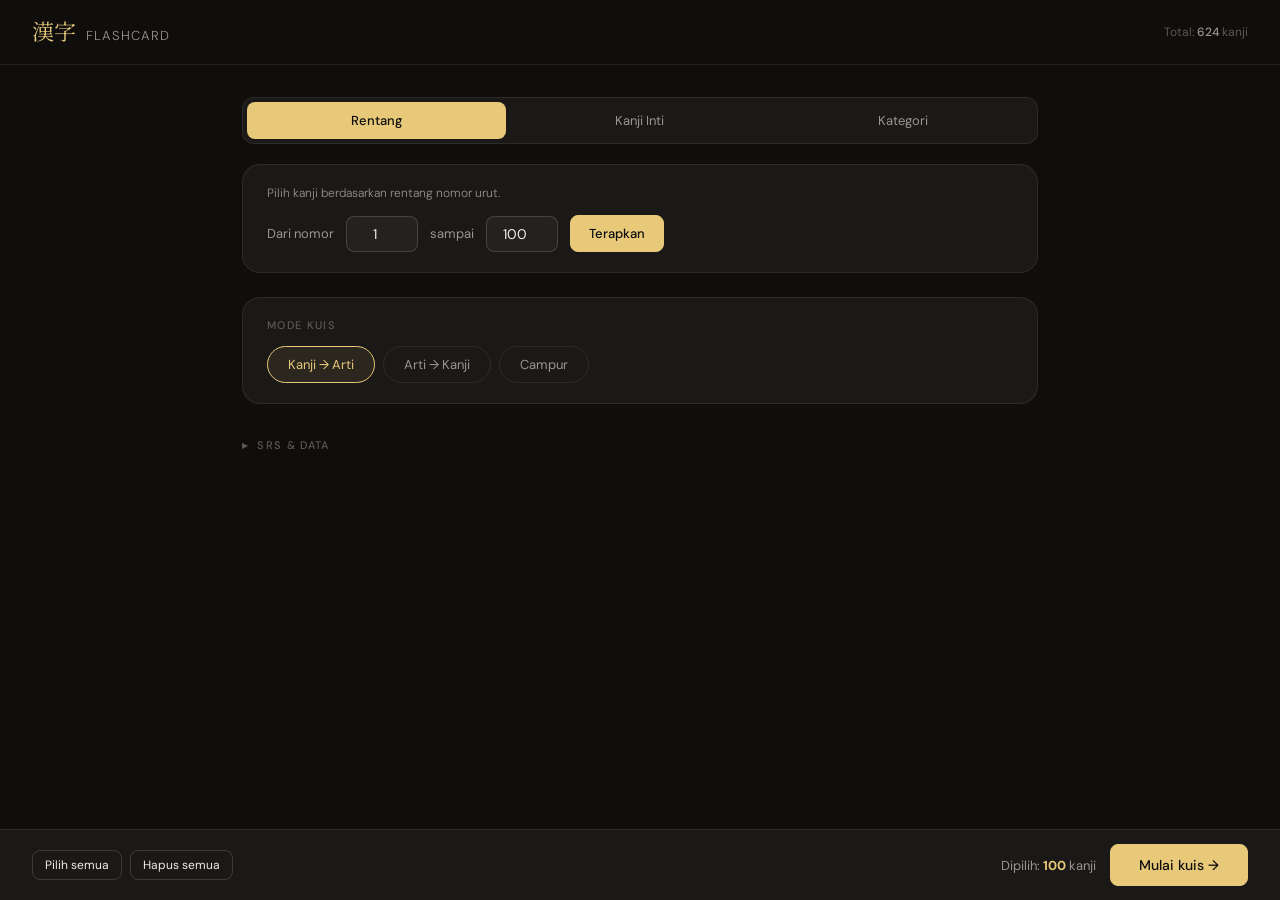
<file: index.html>
<!DOCTYPE html>
<html lang="id">
<head>
<meta charset="UTF-8">
<meta name="viewport" content="width=device-width, initial-scale=1.0">
<title>漢字カード — Kanji Flashcard</title>
<link href="https://fonts.googleapis.com/css2?family=Noto+Serif+JP:wght@400;700&family=DM+Sans:wght@300;400;500&display=swap" rel="stylesheet">
<link rel="stylesheet" href="css/styles.css">
</head>
<body>

<!-- ═══════════════ HEADER ═══════════════ -->
<header role="banner">
  <div class="logo">
    <span class="logo-kanji" aria-hidden="true">漢字</span>
    <span class="logo-text">Flashcard</span>
  </div>
  <div class="header-stats" aria-label="Statistik total">
    <div class="header-stat">Total: <span id="header-total">0</span> kanji</div>
  </div>
</header>

<!-- ═══════════════ SCREEN: SELECT ═══════════════ -->
<main id="screen-select" class="screen active" role="main" aria-label="Pilih kanji">

  <!-- Tab Navigation -->
  <nav class="tab-nav" role="tablist" aria-label="Metode pemilihan kanji">
    <button class="tab-btn active" id="tab-btn-range" role="tab" aria-selected="true" aria-controls="tab-range" data-tab="range">Rentang</button>
    <button class="tab-btn" id="tab-btn-core" role="tab" aria-selected="false" aria-controls="tab-core" data-tab="core">Kanji Inti</button>
    <button class="tab-btn" id="tab-btn-category" role="tab" aria-selected="false" aria-controls="tab-category" data-tab="category">Kategori</button>

  </nav>

  <!-- Tab Content: Rentang Nomor -->
  <div class="tab-content active" id="tab-range" role="tabpanel" aria-labelledby="tab-btn-range">
    <div class="panel" role="group">
      <p class="section-desc">Pilih kanji berdasarkan rentang nomor urut.</p>
      <div class="range-row">
        <label for="range-from">Dari nomor</label>
        <input type="number" class="num-input" id="range-from" min="1" max="528" value="1" aria-describedby="range-error">
        <label for="range-to">sampai</label>
        <input type="number" class="num-input" id="range-to" min="1" max="528" value="100" aria-describedby="range-error">
        <button class="btn btn-accent" id="btn-apply-range" aria-label="Terapkan rentang">Terapkan</button>
      </div>
      <div class="range-error" id="range-error" role="alert"></div>
    </div>
  </div>

  <!-- Tab Content: Kanji Inti -->
  <div class="tab-content" id="tab-core" role="tabpanel" aria-labelledby="tab-btn-core">
    <div class="panel" role="group">
      <p class="section-desc">Pilih kanji inti, otomatis semua turunannya ikut di-test.</p>
      <div class="core-kanji-grid" id="core-kanji-grid" role="group"></div>
      <div class="core-info" id="core-info" aria-live="polite"></div>
    </div>
  </div>

  <!-- Tab Content: Kategori Tematik -->
  <div class="tab-content" id="tab-category" role="tabpanel" aria-labelledby="tab-btn-category">
    <div class="panel" role="group">
      <p class="section-desc">Pilih berdasarkan tema kategori.</p>
      <div class="chips" id="cat-chips" role="group"></div>
    </div>
  </div>



  <!-- Mode Kuis (selalu terlihat) -->
  <div class="select-options">
    <div class="panel" role="radiogroup" aria-label="Mode kuis">
      <p class="section-title" id="mode-label">Mode kuis</p>
      <div class="mode-group">
        <button class="mode-btn on" id="mode-k2a" role="radio" aria-checked="true" data-mode="k2a">Kanji &rarr; Arti</button>
        <button class="mode-btn" id="mode-a2k" role="radio" aria-checked="false" data-mode="a2k">Arti &rarr; Kanji</button>
        <button class="mode-btn" id="mode-mix" role="radio" aria-checked="false" data-mode="mix">Campur</button>
      </div>
    </div>
  </div>

  <!-- SRS & Data (collapsible) -->
  <details class="srs-details">
    <summary class="srs-summary">SRS &amp; Data</summary>
    <div class="panel srs-panel">
      <div class="data-actions">
        <button class="btn btn-sm" id="srs-toggle-btn">SRS: Aktif</button>
        <button class="btn btn-sm" id="btn-export">Export Progress</button>
        <button class="btn btn-sm" id="btn-import-trigger">Import Progress</button>
        <input type="file" id="import-file" accept=".json" style="display:none">
        <button class="btn btn-sm" id="btn-reset">Reset Progress</button>
      </div>
    </div>
  </details>

  <!-- Sticky Footer -->
  <div class="sel-footer">
    <div class="sel-footer-left">
      <button class="btn btn-sm" id="btn-select-all">Pilih semua</button>
      <button class="btn btn-sm" id="btn-clear-all">Hapus semua</button>
    </div>
    <span class="sel-count" id="sel-count" aria-live="polite">Dipilih: <strong>100</strong> kanji</span>
    <button class="btn btn-accent btn-start" id="btn-start-quiz" aria-label="Mulai kuis">Mulai kuis &rarr;</button>
  </div>

</main>

<!-- ═══════════════ SCREEN: QUIZ ═══════════════ -->
<div id="screen-quiz" class="screen" role="region" aria-label="Kuis flashcard">

  <div class="quiz-header">
    <button class="btn btn-sm" id="btn-back-quiz" aria-label="Kembali ke pilihan">&larr; Kembali</button>
    <span class="quiz-counter" id="quiz-counter" aria-live="polite"><strong>1</strong> / 1</span>
    <button class="btn btn-sm" id="btn-shuffle" aria-label="Acak ulang kartu">Acak ulang</button>
  </div>

  <div class="progress-track" role="progressbar" aria-valuenow="0" aria-valuemin="0" aria-valuemax="100" id="progress-track">
    <div class="progress-fill" id="progress-fill"></div>
  </div>

  <div class="card-wrap" id="card-wrap">
    <div class="card" id="flashcard" tabindex="0" role="button" aria-label="Kartu flashcard, klik untuk membalik">
      <span class="card-badge" id="card-badge">Kanji &rarr; Arti</span>
      <span class="card-no" id="card-no">#1</span>
      <div class="card-main" id="card-main" aria-live="polite"></div>
      <div class="card-sub" id="card-sub"></div>
      <div class="card-answer" id="card-answer" aria-live="polite">
        <div class="card-divider" aria-hidden="true"></div>
        <div id="answer-content"></div>
      </div>
      <span class="flip-hint" id="flip-hint">klik untuk lihat jawaban &middot; spasi</span>
      <span class="srs-badge" id="srs-badge"></span>
    </div>
  </div>

  <div class="nav-row" id="nav-row">
    <button class="btn btn-nav" id="btn-prev" aria-label="Sebelumnya">&larr; Sebelumnya</button>
    <button class="btn btn-nav" id="btn-next" aria-label="Selanjutnya">Selanjutnya &rarr;</button>
  </div>

  <div class="swipe-hint" id="swipe-hint">&#8592; Geser kiri = belum tahu &middot; Geser kanan = tahu &#8594;</div>

  <div class="rating-row" id="rating-row">
    <button class="btn-rate btn-unknown" id="btn-rate-unknown" aria-label="Belum tahu">&#10005; Belum tahu</button>
    <button class="btn-rate btn-know" id="btn-rate-know" aria-label="Tahu">&#10003; Tahu</button>
  </div>

  <div class="keyboard-hints" aria-hidden="true">
    <span class="kh"><kbd class="kbd">&larr;</kbd> sebelumnya</span>
    <span class="kh"><kbd class="kbd">Space</kbd> balik kartu</span>
    <span class="kh"><kbd class="kbd">1</kbd> belum tahu</span>
    <span class="kh"><kbd class="kbd">2</kbd> tahu</span>
    <span class="kh"><kbd class="kbd">&rarr;</kbd> selanjutnya</span>
  </div>

  <div class="stats-row" aria-label="Statistik sesi">
    <div class="stat-card stat-know"><div class="stat-num" id="stat-know" aria-label="Jumlah tahu">0</div><div class="stat-label">Tahu</div></div>
    <div class="stat-card stat-unknown"><div class="stat-num" id="stat-unknown" aria-label="Jumlah belum tahu">0</div><div class="stat-label">Belum</div></div>
    <div class="stat-card stat-left"><div class="stat-num" id="stat-left" aria-label="Jumlah tersisa">0</div><div class="stat-label">Tersisa</div></div>
  </div>
</div>

<!-- ═══════════════ SCREEN: RESULT ═══════════════ -->
<div id="screen-result" class="screen" role="region" aria-label="Hasil kuis">
  <div class="result-icon" aria-hidden="true">完</div>
  <div>
    <h2 class="result-title">Sesi selesai!</h2>
    <p class="result-sub" id="result-sub" aria-live="polite"></p>
  </div>
  <div class="result-big-stats">
    <div class="res-stat res-green"><div class="res-num" id="res-know">0</div><div class="res-label">Tahu</div></div>
    <div class="res-stat res-red"><div class="res-num" id="res-unknown">0</div><div class="res-label">Belum tahu</div></div>
  </div>
  <div class="result-actions">
    <button class="btn btn-accent" id="btn-retry-unknown">Ulangi yang belum tahu &rarr;</button>
    <button class="btn" id="btn-retry-all">Ulangi semua</button>
    <button class="btn" id="btn-back-result">Pilih kanji lain</button>
  </div>
</div>

<!-- Toast Notification -->
<div class="toast" id="toast"></div>

<!-- ═══════════════ SCRIPTS ═══════════════ -->
<!-- Urutan penting: config → state → storage → srs → embedded-data → data → ui → gestures → app -->
<script src="js/config.js"></script>
<script src="js/state.js"></script>
<script src="js/storage.js"></script>
<script src="js/srs.js"></script>
<script src="js/kanji-data-embedded.js"></script>
<script src="js/data.js"></script>
<script src="js/ui-select.js"></script>
<script src="js/ui-quiz.js"></script>
<script src="js/ui-result.js"></script>
<script src="js/gestures.js"></script>
<script src="js/app.js"></script>
</body>
</html>
</file>
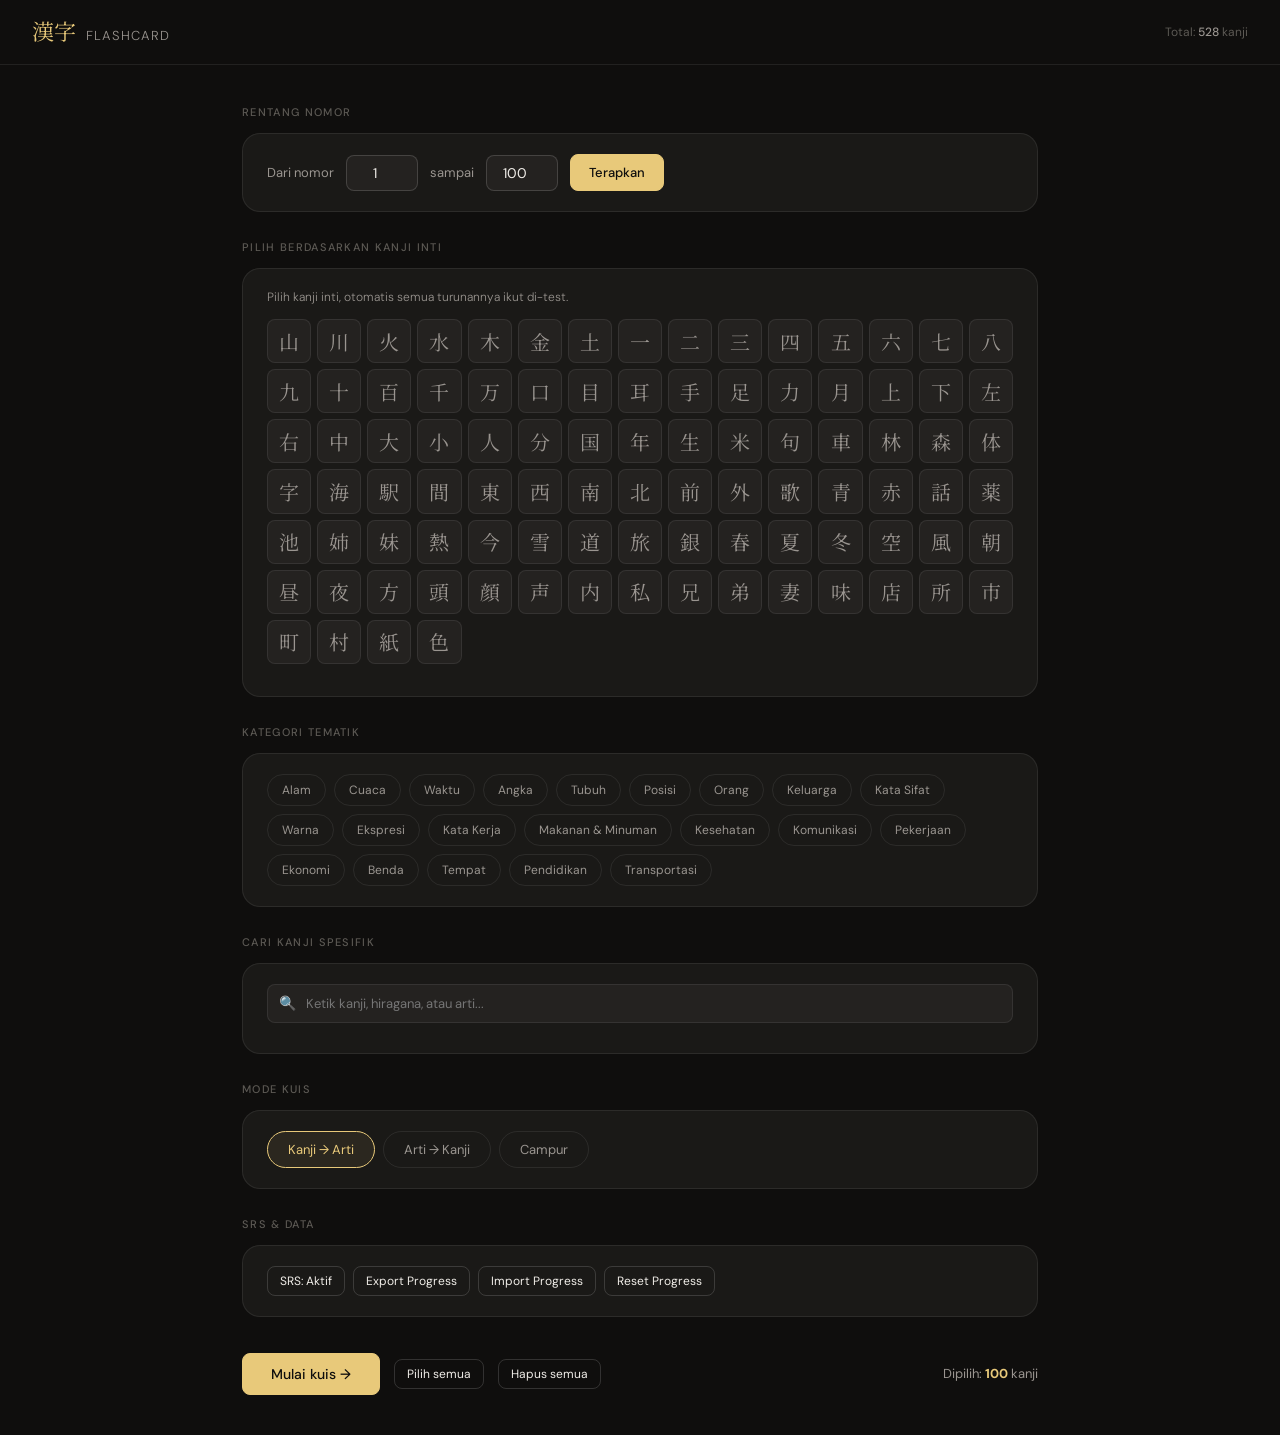
<file: kanji-flashcard.html>
<!DOCTYPE html>
<html lang="id">
<head>
<meta charset="UTF-8">
<meta name="viewport" content="width=device-width, initial-scale=1.0">
<title>漢字カード — Kanji Flashcard</title>
<link href="https://fonts.googleapis.com/css2?family=Noto+Serif+JP:wght@400;700&family=DM+Sans:wght@300;400;500&display=swap" rel="stylesheet">
<style>
/* ═══════════════════════════════════════════════════════════════
   KANJI FLASHCARD - STYLESHEET
   Struktur:
   1. CSS Variables (Design Tokens)
   2. Reset & Base
   3. Layout - Header
   4. Layout - Screens (umum)
   5. Screen: Select (pilih kanji)
   6. Screen: Quiz (kuis)
   7. Screen: Result (hasil)
   8. Components (Toast, Scrollbar)
   9. Responsive
   ═══════════════════════════════════════════════════════════════ */

/* ── 1. Design Tokens ── */
:root {
  --bg: #0f0e0d;
  --surface: #1a1917;
  --surface2: #242220;
  --border: rgba(255,255,255,0.08);
  --border2: rgba(255,255,255,0.15);
  --text: #f0ede8;
  --text2: #9a9590;
  --text3: #5c5954;
  --accent: #e8c97a;
  --accent2: #c4a355;
  --green: #6dbf8a;
  --red: #e07070;
  --green-bg: rgba(109,191,138,0.12);
  --red-bg: rgba(224,112,112,0.12);
  --radius: 12px;
  --radius-lg: 18px;
}

/* ── 2. Reset & Base ── */
* { box-sizing: border-box; margin: 0; padding: 0; }


body {
  background: var(--bg);
  color: var(--text);
  font-family: 'DM Sans', sans-serif;
  min-height: 100vh;
  display: flex;
  flex-direction: column;
}

/* ── 3. Layout - Header ── */
header {
  display: flex;
  align-items: center;
  justify-content: space-between;
  padding: 20px 32px;
  border-bottom: 1px solid var(--border);
}

.logo {
  display: flex;
  align-items: baseline;
  gap: 10px;
}

.logo-kanji {
  font-family: 'Noto Serif JP', serif;
  font-size: 22px;
  color: var(--accent);
  line-height: 1;
}

.logo-text {
  font-size: 13px;
  font-weight: 300;
  color: var(--text2);
  letter-spacing: 0.08em;
  text-transform: uppercase;
}

.header-stats {
  display: flex;
  gap: 20px;
  font-size: 12px;
  color: var(--text3);
}

.header-stat span {
  color: var(--text2);
  font-weight: 500;
}


/* ── 4. Layout - Screens (umum) ── */
.screen { display: none; flex: 1; }
.screen.active { display: flex; flex-direction: column; }

/* ── 5. Screen: Select ── */
#screen-select {
  max-width: 860px;
  margin: 0 auto;
  width: 100%;
  padding: 40px 32px;
  gap: 28px;
}

.section-title {
  font-size: 11px;
  font-weight: 500;
  letter-spacing: 0.12em;
  text-transform: uppercase;
  color: var(--text3);
  margin-bottom: 14px;
}

.panel {
  background: var(--surface);
  border: 1px solid var(--border);
  border-radius: var(--radius-lg);
  padding: 20px 24px;
}

/* -- Range Input -- */
.range-row {
  display: flex;
  align-items: center;
  gap: 12px;
  flex-wrap: wrap;
}

.range-row label {
  font-size: 13px;
  color: var(--text2);
}

.num-input {
  width: 72px;
  padding: 8px 10px;
  background: var(--surface2);
  border: 1px solid var(--border2);
  border-radius: 8px;
  color: var(--text);
  font-size: 14px;
  font-family: 'DM Sans', sans-serif;
  text-align: center;
  outline: none;
  transition: border-color 0.2s;
}

.num-input:focus { border-color: var(--accent2); }

.range-error {
  display: none;
  color: var(--red);
  font-size: 12px;
  margin-top: 8px;
}

.range-error.visible { display: block; }


/* -- Buttons -- */
.btn {
  padding: 9px 18px;
  border-radius: 8px;
  border: 1px solid var(--border2);
  background: transparent;
  color: var(--text);
  font-size: 13px;
  font-family: 'DM Sans', sans-serif;
  cursor: pointer;
  transition: all 0.15s;
  font-weight: 400;
}

.btn:hover { background: var(--surface2); border-color: var(--border2); }
.btn:focus-visible { outline: 2px solid var(--accent); outline-offset: 2px; }

.btn-accent {
  background: var(--accent);
  color: #0f0e0d;
  border-color: var(--accent);
  font-weight: 500;
}

.btn-accent:hover { background: var(--accent2); border-color: var(--accent2); color: #0f0e0d; }
.btn-sm { padding: 6px 12px; font-size: 12px; }

/* -- Category Chips -- */
.chips { display: flex; flex-wrap: wrap; gap: 8px; }

.chip {
  padding: 7px 14px;
  border-radius: 100px;
  border: 1px solid var(--border);
  background: transparent;
  color: var(--text2);
  font-size: 12px;
  font-family: 'DM Sans', sans-serif;
  cursor: pointer;
  transition: all 0.15s;
  font-weight: 400;
}

.chip:hover { border-color: var(--border2); color: var(--text); }
.chip:focus-visible { outline: 2px solid var(--accent); outline-offset: 2px; }

.chip.on {
  background: var(--accent);
  color: #0f0e0d;
  border-color: var(--accent);
  font-weight: 500;
}

/* -- Mode Buttons -- */
.mode-group { display: flex; gap: 8px; flex-wrap: wrap; }

.mode-btn {
  padding: 9px 20px;
  border-radius: 100px;
  border: 1px solid var(--border);
  background: transparent;
  color: var(--text2);
  font-size: 13px;
  font-family: 'DM Sans', sans-serif;
  cursor: pointer;
  transition: all 0.15s;
}

.mode-btn:hover { border-color: var(--border2); color: var(--text); }
.mode-btn:focus-visible { outline: 2px solid var(--accent); outline-offset: 2px; }
.mode-btn.on { border-color: var(--accent); color: var(--accent); background: rgba(232,201,122,0.08); }


/* -- Footer & Count -- */
.sel-footer {
  display: flex;
  align-items: center;
  gap: 14px;
  flex-wrap: wrap;
  padding-top: 8px;
}

.sel-count {
  font-size: 13px;
  color: var(--text2);
  margin-left: auto;
}

.sel-count strong { color: var(--accent); }

/* -- Search -- */
.search-wrap { position: relative; }

.search-input {
  width: 100%;
  padding: 10px 14px 10px 38px;
  background: var(--surface2);
  border: 1px solid var(--border);
  border-radius: 8px;
  color: var(--text);
  font-size: 13px;
  font-family: 'DM Sans', sans-serif;
  outline: none;
  transition: border-color 0.2s;
}

.search-input:focus { border-color: var(--border2); }

.search-icon {
  position: absolute;
  left: 12px;
  top: 50%;
  transform: translateY(-50%);
  color: var(--text3);
  font-size: 14px;
  pointer-events: none;
}

.search-results {
  margin-top: 10px;
  max-height: 200px;
  overflow-y: auto;
  display: flex;
  flex-direction: column;
  gap: 4px;
}

.search-item {
  display: flex;
  align-items: center;
  gap: 12px;
  padding: 8px 10px;
  border-radius: 8px;
  cursor: pointer;
  transition: background 0.12s;
}

.search-item:hover { background: var(--surface2); }
.search-item:focus-visible { outline: 2px solid var(--accent); outline-offset: -2px; }
.search-item.selected-item { background: rgba(232,201,122,0.08); }

.si-num { font-size: 11px; color: var(--text3); min-width: 28px; }
.si-kanji { font-family: 'Noto Serif JP', serif; font-size: 18px; color: var(--text); min-width: 48px; }
.si-kana { font-size: 12px; color: var(--text2); min-width: 110px; }
.si-meaning { font-size: 13px; color: var(--text2); flex: 1; }

.si-check {
  width: 18px;
  height: 18px;
  border-radius: 4px;
  border: 1px solid var(--border2);
  display: flex;
  align-items: center;
  justify-content: center;
  font-size: 11px;
  flex-shrink: 0;
  color: transparent;
  transition: all 0.15s;
}

.selected-item .si-check { background: var(--accent); border-color: var(--accent); color: #0f0e0d; }

/* -- Data Actions -- */
.data-actions {
  display: flex;
  gap: 8px;
  flex-wrap: wrap;
}

/* -- Core Kanji Grid -- */
.section-desc {
  font-size: 12px;
  color: var(--text2);
  margin-bottom: 14px;
  font-weight: 300;
}

.core-kanji-grid {
  display: grid;
  grid-template-columns: repeat(auto-fill, minmax(44px, 1fr));
  gap: 6px;
}

.core-kanji-btn {
  aspect-ratio: 1;
  display: flex;
  align-items: center;
  justify-content: center;
  font-family: 'Noto Serif JP', serif;
  font-size: 20px;
  background: var(--surface2);
  border: 1px solid var(--border);
  border-radius: 8px;
  color: var(--text2);
  cursor: pointer;
  transition: all 0.15s;
  padding: 0;
}

.core-kanji-btn:hover {
  border-color: var(--border2);
  color: var(--text);
  background: rgba(255,255,255,0.04);
}

.core-kanji-btn:focus-visible {
  outline: 2px solid var(--accent);
  outline-offset: 2px;
}

.core-kanji-btn.on {
  background: rgba(232,201,122,0.12);
  border-color: var(--accent);
  color: var(--accent);
}

.core-info {
  margin-top: 12px;
  font-size: 13px;
  color: var(--text2);
  line-height: 1.6;
  min-height: 0;
}

.core-info strong {
  color: var(--accent);
}

.core-detail {
  font-size: 11px;
  color: var(--text3);
  letter-spacing: 0.02em;
}


/* ── 6. Screen: Quiz ── */
#screen-quiz {
  max-width: 640px;
  margin: 0 auto;
  width: 100%;
  padding: 32px 24px;
  gap: 0;
  align-items: stretch;
}

.quiz-header {
  display: flex;
  align-items: center;
  justify-content: space-between;
  margin-bottom: 20px;
}

.quiz-counter {
  font-size: 12px;
  color: var(--text3);
  letter-spacing: 0.06em;
}

.quiz-counter strong { color: var(--text2); font-weight: 500; }

/* -- Progress Bar -- */
.progress-track {
  height: 2px;
  background: var(--border);
  border-radius: 2px;
  margin-bottom: 36px;
  overflow: hidden;
}

.progress-fill {
  height: 100%;
  background: var(--accent);
  border-radius: 2px;
  transition: width 0.4s cubic-bezier(0.4,0,0.2,1);
  width: 0%;
}

/* -- Flashcard -- */
.card-wrap {
  perspective: 1000px;
  margin-bottom: 24px;
  flex: 1;
  touch-action: pan-y;
  position: relative;
  overflow: hidden;
}

.card {
  background: var(--surface);
  border: 1px solid var(--border);
  border-radius: var(--radius-lg);
  padding: 48px 32px;
  min-height: 300px;
  display: flex;
  flex-direction: column;
  align-items: center;
  justify-content: center;
  text-align: center;
  cursor: pointer;
  position: relative;
  transition: border-color 0.2s, transform 0.15s;
  user-select: none;
}

.card:hover { border-color: var(--border2); transform: translateY(-1px); }
.card:active { transform: translateY(0); }
.card:focus-visible { outline: 2px solid var(--accent); outline-offset: 2px; }

.card-badge {
  position: absolute;
  top: 18px;
  left: 20px;
  font-size: 10px;
  letter-spacing: 0.1em;
  text-transform: uppercase;
  color: var(--text3);
  font-weight: 500;
}

.card-no {
  position: absolute;
  top: 18px;
  right: 20px;
  font-size: 11px;
  color: var(--text3);
}


.card-main {
  font-family: 'Noto Serif JP', serif;
  font-size: 72px;
  line-height: 1.1;
  color: var(--text);
  margin-bottom: 12px;
  transition: opacity 0.2s;
}

.card-main.latin { font-family: 'DM Sans', sans-serif; font-size: 28px; font-weight: 300; }

.card-sub {
  font-size: 16px;
  color: var(--text2);
  font-weight: 300;
}

.card-divider {
  width: 40px;
  height: 1px;
  background: var(--border2);
  margin: 20px auto;
}

.card-answer { display: none; text-align: center; }
.card-answer.visible { display: block; animation: fadeUp 0.25s ease; }

@keyframes fadeUp {
  from { opacity: 0; transform: translateY(8px); }
  to { opacity: 1; transform: translateY(0); }
}

.answer-main { font-size: 26px; font-weight: 400; color: var(--text); margin-bottom: 6px; }
.answer-kana { font-size: 15px; color: var(--text2); font-weight: 300; }
.answer-kanji { font-family: 'Noto Serif JP', serif; font-size: 40px; color: var(--text); margin-bottom: 8px; }

.flip-hint {
  position: absolute;
  bottom: 16px;
  left: 50%;
  transform: translateX(-50%);
  font-size: 11px;
  color: var(--text3);
  letter-spacing: 0.05em;
  white-space: nowrap;
  transition: opacity 0.2s;
}

.srs-badge {
  position: absolute;
  bottom: 18px;
  right: 20px;
  font-size: 10px;
  padding: 2px 8px;
  border-radius: 4px;
  background: rgba(232,201,122,0.1);
  color: var(--accent2);
  letter-spacing: 0.05em;
}

/* -- Swipe Hint -- */
.swipe-hint {
  display: none;
  text-align: center;
  font-size: 11px;
  color: var(--text3);
  margin-bottom: 8px;
}

@media (pointer: coarse) {
  .swipe-hint { display: block; }
  .keyboard-hints { display: none !important; }
}


/* -- Rating Buttons -- */
.rating-row {
  display: flex;
  gap: 12px;
  margin-bottom: 20px;
  opacity: 0;
  pointer-events: none;
  transform: translateY(8px);
  transition: opacity 0.25s, transform 0.25s;
}

.rating-row.visible { opacity: 1; pointer-events: all; transform: none; }

.btn-rate {
  flex: 1;
  padding: 14px;
  border-radius: var(--radius);
  border: 1px solid var(--border);
  font-size: 14px;
  font-family: 'DM Sans', sans-serif;
  cursor: pointer;
  font-weight: 500;
  transition: all 0.15s;
  display: flex;
  align-items: center;
  justify-content: center;
  gap: 8px;
}

.btn-rate:focus-visible { outline: 2px solid var(--accent); outline-offset: 2px; }

.btn-know {
  background: var(--green-bg);
  color: var(--green);
  border-color: rgba(109,191,138,0.25);
}

.btn-know:hover { background: rgba(109,191,138,0.2); }

.btn-unknown {
  background: var(--red-bg);
  color: var(--red);
  border-color: rgba(224,112,112,0.25);
}

.btn-unknown:hover { background: rgba(224,112,112,0.2); }

/* -- Stats Row -- */
.stats-row {
  display: flex;
  gap: 10px;
  margin-bottom: 0;
}

.stat-card {
  flex: 1;
  background: var(--surface);
  border: 1px solid var(--border);
  border-radius: var(--radius);
  padding: 12px 16px;
  text-align: center;
}

.stat-num { font-size: 24px; font-weight: 500; line-height: 1; margin-bottom: 4px; }
.stat-label { font-size: 11px; color: var(--text3); letter-spacing: 0.05em; text-transform: uppercase; }
.stat-know .stat-num { color: var(--green); }
.stat-unknown .stat-num { color: var(--red); }
.stat-left .stat-num { color: var(--text2); }

/* -- Keyboard Hints -- */
.keyboard-hints {
  display: flex;
  justify-content: center;
  gap: 16px;
  margin: 12px 0;
  flex-wrap: wrap;
}

.kh { font-size: 11px; color: var(--text3); display: flex; align-items: center; gap: 5px; }

.kbd {
  display: inline-flex;
  align-items: center;
  justify-content: center;
  background: var(--surface2);
  border: 1px solid var(--border2);
  border-radius: 4px;
  padding: 1px 6px;
  font-size: 11px;
  color: var(--text2);
  min-width: 22px;
}


/* ── 7. Screen: Result ── */
#screen-result {
  max-width: 560px;
  margin: 0 auto;
  width: 100%;
  padding: 60px 24px;
  align-items: center;
  justify-content: center;
  gap: 28px;
  text-align: center;
}

.result-icon { font-family: 'Noto Serif JP', serif; font-size: 56px; color: var(--accent); }
.result-title { font-size: 28px; font-weight: 300; color: var(--text); }
.result-sub { font-size: 14px; color: var(--text2); font-weight: 300; }

.result-big-stats {
  display: flex;
  gap: 16px;
  justify-content: center;
  width: 100%;
}

.res-stat {
  flex: 1;
  max-width: 140px;
  background: var(--surface);
  border: 1px solid var(--border);
  border-radius: var(--radius-lg);
  padding: 20px 16px;
}

.res-num { font-size: 40px; font-weight: 500; line-height: 1; margin-bottom: 6px; }
.res-label { font-size: 12px; color: var(--text2); text-transform: uppercase; letter-spacing: 0.06em; }
.res-green .res-num { color: var(--green); }
.res-red .res-num { color: var(--red); }

.result-actions { display: flex; gap: 10px; flex-wrap: wrap; justify-content: center; }

/* ── 8. Components (Toast, Scrollbar) ── */
.toast {
  position: fixed;
  bottom: 24px;
  left: 50%;
  transform: translateX(-50%) translateY(80px);
  background: var(--surface2);
  border: 1px solid var(--border2);
  color: var(--text);
  padding: 10px 20px;
  border-radius: 8px;
  font-size: 13px;
  opacity: 0;
  transition: all 0.3s ease;
  z-index: 999;
  pointer-events: none;
}

.toast.show { opacity: 1; transform: translateX(-50%) translateY(0); }

::-webkit-scrollbar { width: 4px; }
::-webkit-scrollbar-track { background: transparent; }
::-webkit-scrollbar-thumb { background: var(--border2); border-radius: 4px; }

/* ── 9. Responsive ── */
@media (max-width: 500px) {
  header { padding: 14px 18px; }
  #screen-select { padding: 24px 16px; }
  #screen-quiz { padding: 24px 16px; }
  .card-main { font-size: 52px; }
  .header-stats { display: none; }
}
</style>
</head>
<body>



<!-- ═══════════════ HEADER ═══════════════ -->
<header role="banner">
  <div class="logo">
    <span class="logo-kanji" aria-hidden="true">漢字</span>
    <span class="logo-text">Flashcard</span>
  </div>
  <div class="header-stats" aria-label="Statistik total">
    <div class="header-stat">Total: <span id="header-total">0</span> kanji</div>
  </div>
</header>

<!-- ═══════════════ SCREEN: SELECT ═══════════════ -->
<main id="screen-select" class="screen active" role="main" aria-label="Pilih kanji">

  <!-- Rentang Nomor -->
  <div>
    <p class="section-title" id="range-label">Rentang nomor</p>
    <div class="panel" role="group" aria-labelledby="range-label">
      <div class="range-row">
        <label for="range-from">Dari nomor</label>
        <input type="number" class="num-input" id="range-from" min="1" max="528" value="1" aria-describedby="range-error">
        <label for="range-to">sampai</label>
        <input type="number" class="num-input" id="range-to" min="1" max="528" value="100" aria-describedby="range-error">
        <button class="btn btn-accent" id="btn-apply-range" aria-label="Terapkan rentang">Terapkan</button>
      </div>
      <div class="range-error" id="range-error" role="alert"></div>
    </div>
  </div>

  <!-- Pilih berdasarkan Kanji Inti -->
  <div>
    <p class="section-title" id="core-label">Pilih berdasarkan Kanji Inti</p>
    <div class="panel" role="group" aria-labelledby="core-label">
      <p class="section-desc">Pilih kanji inti, otomatis semua turunannya ikut di-test.</p>
      <div class="core-kanji-grid" id="core-kanji-grid" role="group"></div>
      <div class="core-info" id="core-info" aria-live="polite"></div>
    </div>
  </div>

  <!-- Kategori Tematik -->
  <div>
    <p class="section-title" id="cat-label">Kategori tematik</p>
    <div class="panel" role="group" aria-labelledby="cat-label">
      <div class="chips" id="cat-chips" role="group"></div>
    </div>
  </div>

  <!-- Cari Kanji -->
  <div>
    <p class="section-title" id="search-label">Cari kanji spesifik</p>
    <div class="panel">
      <div class="search-wrap">
        <span class="search-icon" aria-hidden="true">&#128269;</span>
        <input type="text" class="search-input" id="search-input" placeholder="Ketik kanji, hiragana, atau arti..." aria-label="Cari kanji" autocomplete="off">
      </div>
      <div class="search-results" id="search-results" role="listbox" aria-label="Hasil pencarian"></div>
    </div>
  </div>


  <!-- Mode Kuis -->
  <div>
    <p class="section-title" id="mode-label">Mode kuis</p>
    <div class="panel" role="radiogroup" aria-labelledby="mode-label">
      <div class="mode-group">
        <button class="mode-btn on" id="mode-k2a" role="radio" aria-checked="true" data-mode="k2a">Kanji &rarr; Arti</button>
        <button class="mode-btn" id="mode-a2k" role="radio" aria-checked="false" data-mode="a2k">Arti &rarr; Kanji</button>
        <button class="mode-btn" id="mode-mix" role="radio" aria-checked="false" data-mode="mix">Campur</button>
      </div>
    </div>
  </div>

  <!-- SRS & Data -->
  <div>
    <p class="section-title">SRS &amp; Data</p>
    <div class="panel">
      <div class="data-actions">
        <button class="btn btn-sm" id="srs-toggle-btn">SRS: Aktif</button>
        <button class="btn btn-sm" id="btn-export">Export Progress</button>
        <button class="btn btn-sm" id="btn-import-trigger">Import Progress</button>
        <input type="file" id="import-file" accept=".json" style="display:none">
        <button class="btn btn-sm" id="btn-reset">Reset Progress</button>
      </div>
    </div>
  </div>

  <!-- Footer -->
  <div class="sel-footer">
    <button class="btn btn-accent" style="padding:11px 28px;font-size:14px" id="btn-start-quiz" aria-label="Mulai kuis">Mulai kuis &rarr;</button>
    <button class="btn btn-sm" id="btn-select-all">Pilih semua</button>
    <button class="btn btn-sm" id="btn-clear-all">Hapus semua</button>
    <span class="sel-count" id="sel-count" aria-live="polite">Dipilih: <strong>100</strong> kanji</span>
  </div>

</main>


<!-- ═══════════════ SCREEN: QUIZ ═══════════════ -->
<div id="screen-quiz" class="screen" role="region" aria-label="Kuis flashcard">

  <div class="quiz-header">
    <button class="btn btn-sm" id="btn-back-quiz" aria-label="Kembali ke pilihan">&larr; Kembali</button>
    <span class="quiz-counter" id="quiz-counter" aria-live="polite"><strong>1</strong> / 1</span>
    <button class="btn btn-sm" id="btn-shuffle" aria-label="Acak ulang kartu">Acak ulang</button>
  </div>

  <div class="progress-track" role="progressbar" aria-valuenow="0" aria-valuemin="0" aria-valuemax="100" id="progress-track">
    <div class="progress-fill" id="progress-fill"></div>
  </div>

  <div class="card-wrap" id="card-wrap">
    <div class="card" id="flashcard" tabindex="0" role="button" aria-label="Kartu flashcard, klik untuk membalik">
      <span class="card-badge" id="card-badge">Kanji &rarr; Arti</span>
      <span class="card-no" id="card-no">#1</span>
      <div class="card-main" id="card-main" aria-live="polite"></div>
      <div class="card-sub" id="card-sub"></div>
      <div class="card-answer" id="card-answer" aria-live="polite">
        <div class="card-divider" aria-hidden="true"></div>
        <div id="answer-content"></div>
      </div>
      <span class="flip-hint" id="flip-hint">klik untuk lihat jawaban &middot; spasi</span>
      <span class="srs-badge" id="srs-badge"></span>
    </div>
  </div>

  <div class="swipe-hint" id="swipe-hint">&#8592; Geser kiri = belum tahu &middot; Geser kanan = tahu &#8594;</div>

  <div class="rating-row" id="rating-row">
    <button class="btn-rate btn-unknown" id="btn-rate-unknown" aria-label="Belum tahu">&#10005; Belum tahu</button>
    <button class="btn-rate btn-know" id="btn-rate-know" aria-label="Tahu">&#10003; Tahu</button>
  </div>

  <div class="keyboard-hints" aria-hidden="true">
    <span class="kh"><kbd class="kbd">Space</kbd> balik kartu</span>
    <span class="kh"><kbd class="kbd">1</kbd> belum tahu</span>
    <span class="kh"><kbd class="kbd">2</kbd> tahu</span>
  </div>

  <div class="stats-row" aria-label="Statistik sesi">
    <div class="stat-card stat-know"><div class="stat-num" id="stat-know" aria-label="Jumlah tahu">0</div><div class="stat-label">Tahu</div></div>
    <div class="stat-card stat-unknown"><div class="stat-num" id="stat-unknown" aria-label="Jumlah belum tahu">0</div><div class="stat-label">Belum</div></div>
    <div class="stat-card stat-left"><div class="stat-num" id="stat-left" aria-label="Jumlah tersisa">0</div><div class="stat-label">Tersisa</div></div>
  </div>
</div>


<!-- ═══════════════ SCREEN: RESULT ═══════════════ -->
<div id="screen-result" class="screen" role="region" aria-label="Hasil kuis">
  <div class="result-icon" aria-hidden="true">完</div>
  <div>
    <h2 class="result-title">Sesi selesai!</h2>
    <p class="result-sub" id="result-sub" aria-live="polite"></p>
  </div>
  <div class="result-big-stats">
    <div class="res-stat res-green"><div class="res-num" id="res-know">0</div><div class="res-label">Tahu</div></div>
    <div class="res-stat res-red"><div class="res-num" id="res-unknown">0</div><div class="res-label">Belum tahu</div></div>
  </div>
  <div class="result-actions">
    <button class="btn btn-accent" id="btn-retry-unknown">Ulangi yang belum tahu &rarr;</button>
    <button class="btn" id="btn-retry-all">Ulangi semua</button>
    <button class="btn" id="btn-back-result">Pilih kanji lain</button>
  </div>
</div>

<!-- Toast Notification -->
<div class="toast" id="toast"></div>


<script>
/* ═══════════════════════════════════════════════════════════════
   KANJI FLASHCARD - APPLICATION SCRIPT
   Struktur:
   1. Konstanta & Konfigurasi
   2. Data Kanji
   3. State Management
   4. Utility Functions
   5. Storage (localStorage helpers)
   6. SRS (Spaced Repetition System)
   7. UI - Select Screen
   8. UI - Quiz Screen
   9. UI - Result Screen
   10. Event Handlers & Gestures
   11. Initialization
   ═══════════════════════════════════════════════════════════════ */

/* ──────────────────────────────────────────────
   1. KONSTANTA & KONFIGURASI
   ────────────────────────────────────────────── */
const CONFIG = {
  STORAGE_KEYS: {
    SRS: 'kanji_srs_data',
    SETTINGS: 'kanji_settings'
  },
  SWIPE: {
    THRESHOLD: 80,        // Minimum px untuk dianggap swipe
    DRAG_FACTOR: 0.4,     // Faktor translasi saat drag
    ROTATE_FACTOR: 0.02,  // Faktor rotasi saat drag
    FADE_DISTANCE: 400    // Jarak px untuk fade opacity
  },
  SRS: {
    MAX_INTERVAL: 30,     // Interval maksimum hari
    MASTERY_RATIO: 0.8,   // Rasio benar untuk level "Mahir"
    MASTERY_MIN: 3,       // Minimum attempt untuk level "Mahir"
    MEDIUM_RATIO: 0.5     // Rasio benar untuk level "Sedang"
  },
  TOAST_DURATION: 2500,   // Durasi toast (ms)
  SEARCH_LIMIT: 30        // Maks hasil pencarian
};

/** Kategori tematik untuk filter kanji */
const CATEGORIES = [
  { label: 'Alam', key: 'alam' },
  { label: 'Cuaca', key: 'cuaca' },
  { label: 'Waktu', key: 'waktu' },
  { label: 'Angka', key: 'angka' },
  { label: 'Tubuh', key: 'tubuh' },
  { label: 'Posisi', key: 'posisi' },
  { label: 'Orang', key: 'orang' },
  { label: 'Keluarga', key: 'keluarga' },
  { label: 'Kata Sifat', key: 'kata sifat' },
  { label: 'Warna', key: 'warna' },
  { label: 'Ekspresi', key: 'ekspresi' },
  { label: 'Kata Kerja', key: 'kata kerja' },
  { label: 'Makanan & Minuman', key: 'makanan & minuman' },
  { label: 'Kesehatan', key: 'kesehatan' },
  { label: 'Komunikasi', key: 'komunikasi' },
  { label: 'Pekerjaan', key: 'pekerjaan' },
  { label: 'Ekonomi', key: 'ekonomi' },
  { label: 'Benda', key: 'benda' },
  { label: 'Tempat', key: 'tempat' },
  { label: 'Pendidikan', key: 'pendidikan' },
  { label: 'Transportasi', key: 'transportasi' }
];


/* ──────────────────────────────────────────────
   2. DATA KANJI
   Format: [id, kanji, kana, arti, kategori]
   ────────────────────────────────────────────── */
const KANJI_DATA = [
  [1,"山","やま","Gunung","alam"],
  [2,"富士山","ふじさん","Gunung Fuji","alam"],
  [3,"登山","とざん","Mendaki gunung","kata kerja"],
  [4,"火山","かざん","Gunung berapi","alam"],
  [5,"川","かわ","Sungai","alam"],
  [6,"川遊び","かわあそび","Bermain di sungai","kata kerja"],
  [7,"田舎","いなか","Desa","tempat"],
  [8,"日曜日","にちようび","Hari Minggu","waktu"],
  [9,"一月","いちがつ","Januari","waktu"],
  [10,"毎月","まいつき","Setiap bulan","waktu"],
  [11,"来月","らいげつ","Bulan depan","waktu"],
  [12,"お正月","おしょうがつ","Tahun baru","waktu"],
  [13,"現金","げんきん","Uang tunai","ekonomi"],
  [14,"お土産","おみやげ","Oleh-oleh","benda"],
  [15,"調子","ちょうし","Kondisi","kata sifat"],
  [16,"女子","じょし","Perempuan","orang"],
  [17,"様子","ようす","Keadaan","kata sifat"],
  [18,"火","ひ","Api","alam"],
  [19,"火曜日","かようび","Selasa","waktu"],
  [20,"水","みず","Air","alam"],
  [21,"水泳","すいえい","Berenang","kata kerja"],
  [22,"水曜日","すいようび","Rabu","waktu"],
  [23,"水道","すいどう","Saluran air","benda"],
  [24,"木","き","Pohon","alam"],
  [25,"木曜日","もくようび","Kamis","waktu"],
  [26,"金","かね","Uang","ekonomi"],
  [27,"お金","おかね","Uang (sopan)","ekonomi"],
  [28,"金曜日","きんようび","Jumat","waktu"],
  [29,"土","つち","Tanah","alam"],
  [30,"土地","とち","Lahan","tempat"],
  [31,"土曜日","どようび","Sabtu","waktu"],
  [32,"一","いち","Satu","angka"],
  [33,"二","に","Dua","angka"],
  [34,"三","さん","Tiga","angka"],
  [35,"四","よん","Empat","angka"],
  [36,"五","ご","Lima","angka"],
  [37,"六","ろく","Enam","angka"],
  [38,"七","なな","Tujuh","angka"],
  [39,"八","はち","Delapan","angka"],
  [40,"九","きゅう","Sembilan","angka"],
  [41,"十","じゅう","Sepuluh","angka"],
  [42,"百","ひゃく","Seratus","angka"],
  [43,"千","せん","Seribu","angka"],
  [44,"万","まん","Sepuluh ribu","angka"],
  [45,"口","くち","Mulut","tubuh"],
  [46,"人口","じんこう","Populasi","orang"],
  [47,"入口","いりぐち","Pintu masuk","tempat"],
  [48,"出口","でぐち","Pintu keluar","tempat"],
  [49,"目","め","Mata","tubuh"],
  [50,"耳","みみ","Telinga","tubuh"],

  [51,"手","て","Tangan","tubuh"],
  [52,"下手","へた","Tidak pandai","kata sifat"],
  [53,"足","あし","Kaki","tubuh"],
  [54,"力","ちから","Tenaga","tubuh"],
  [55,"月","つき","Bulan","waktu"],
  [56,"月曜日","げつようび","Senin","waktu"],
  [57,"今月","こんげつ","Bulan ini","waktu"],
  [58,"上","うえ","Atas","posisi"],
  [59,"下","した","Bawah","posisi"],
  [60,"左","ひだり","Kiri","posisi"],
  [61,"右","みぎ","Kanan","posisi"],
  [62,"中","なか","Tengah/Dalam","posisi"],
  [63,"大","だい","Besar","kata sifat"],
  [64,"小","しょう","Kecil","kata sifat"],
  [65,"人","ひと","Orang","orang"],
  [66,"日本人","にほんじん","Orang Jepang","orang"],
  [67,"大人","おとな","Dewasa","orang"],
  [68,"分","ふん","Menit","waktu"],
  [69,"三十分","さんじゅっぷん","30 menit","waktu"],
  [70,"半分","はんぶん","Setengah","angka"],
  [71,"自分","じぶん","Diri sendiri","orang"],
  [72,"中国","ちゅうごく","China","tempat"],
  [73,"一日中","いちにちじゅう","Seharian","waktu"],
  [74,"国","くに","Negara","tempat"],
  [75,"外国","がいこく","Luar negeri","tempat"],
  [76,"国会","こっかい","Parlemen","pekerjaan"],
  [77,"年","とし","Tahun","waktu"],
  [78,"来年","らいねん","Tahun depan","waktu"],
  [79,"今年","ことし","Tahun ini","waktu"],
  [80,"去年","きょねん","Tahun lalu","waktu"],
  [81,"生","せい","Hidup","kata sifat"],
  [82,"先生","せんせい","Guru","orang"],
  [83,"生活","せいかつ","Kehidupan","kata kerja"],
  [84,"学生","がくせい","Siswa","orang"],
  [85,"会う","あう","Bertemu","kata kerja"],
  [86,"会話","かいわ","Percakapan","komunikasi"],
  [87,"会社","かいしゃ","Perusahaan","pekerjaan"],
  [88,"見る","みる","Melihat","kata kerja"],
  [89,"見学","けんがく","Studi banding","pendidikan"],
  [90,"見本","みほん","Contoh","benda"],
  [91,"行く","いく","Pergi","kata kerja"],
  [92,"銀行","ぎんこう","Bank","ekonomi"],
  [93,"旅行","りょこう","Wisata","kata kerja"],
  [94,"来る","くる","Datang","kata kerja"],
  [95,"米","こめ","Beras","makanan & minuman"],
  [96,"中南米","ちゅうなんべい","Amerika Latin","tempat"],
  [97,"米国","べいこく","Amerika","tempat"],
  [98,"飲む","のむ","Minum","kata kerja"],
  [99,"飲酒","いんしゅ","Minum alkohol","kata kerja"],
  [100,"飲料水","いんりょうすい","Air minum","makanan & minuman"],

  [101,"食べる","たべる","Makan","kata kerja"],
  [102,"食事","しょくじ","Makanan","makanan & minuman"],
  [103,"食堂","しょくどう","Kantin","tempat"],
  [104,"読む","よむ","Membaca","kata kerja"],
  [105,"読書","どくしょ","Membaca buku","kata kerja"],
  [106,"句","く","Frasa","pendidikan"],
  [107,"書く","かく","Menulis","kata kerja"],
  [108,"図書館","としょかん","Perpustakaan","tempat"],
  [109,"辞書","じしょ","Kamus","pendidikan"],
  [110,"一言","ひとこと","Sepatah kata","komunikasi"],
  [111,"言語","げんご","Bahasa","pendidikan"],
  [112,"話す","はなす","Berbicara","kata kerja"],
  [113,"電話","でんわ","Telepon","komunikasi"],
  [114,"自ら","みずから","Diri sendiri","orang"],
  [115,"自転車","じてんしゃ","Sepeda","transportasi"],
  [116,"自由","じゆう","Bebas","kata sifat"],
  [117,"車","くるま","Mobil","transportasi"],
  [118,"電車","でんしゃ","Kereta","transportasi"],
  [119,"学ぶ","まなぶ","Belajar","kata kerja"],
  [120,"大学","だいがく","Universitas","pendidikan"],
  [121,"学校","がっこう","Sekolah","pendidikan"],
  [122,"校長","こうちょう","Kepala sekolah","pekerjaan"],
  [123,"休む","やすむ","Istirahat","kata kerja"],
  [124,"夏休み","なつやすみ","Libur musim panas","waktu"],
  [125,"休み","やすみ","Hari libur","waktu"],
  [126,"男の子","おとこのこ","Anak laki-laki","keluarga"],
  [127,"男性","だんせい","Pria","orang"],
  [128,"男の人","おとこのひと","Laki-laki","orang"],
  [129,"長男","ちょうなん","Anak pertama (L)","keluarga"],
  [130,"男子学生","だんしがくせい","Murid laki-laki","orang"],
  [131,"林","はやし","Hutan kecil","alam"],
  [132,"森","もり","Hutan lebat","alam"],
  [133,"森林","しんりん","Hutan","alam"],
  [134,"昼休み","ひるやすみ","Istirahat siang","waktu"],
  [135,"休日","きゅうじつ","Hari libur","waktu"],
  [136,"定休日","ていきゅうび","Hari libur tetap","waktu"],
  [137,"体","からだ","Badan","tubuh"],
  [138,"体操","たいそう","Senam","kata kerja"],
  [139,"大体","だいたい","Kira-kira","kata sifat"],
  [140,"住む","すむ","Tinggal","kata kerja"],
  [141,"住所","じゅうしょ","Alamat","tempat"],
  [142,"住まい","すまい","Tempat tinggal","tempat"],
  [143,"明るい","あかるい","Terang","kata sifat"],
  [144,"明日","あした","Besok","waktu"],
  [145,"説明","せつめい","Penjelasan","komunikasi"],
  [146,"明らか","あきらか","Jelas","kata sifat"],
  [147,"明後日","あさって","Lusa","waktu"],
  [148,"字","じ","Huruf","pendidikan"],
  [149,"漢字","かんじ","Huruf kanji","pendidikan"],
  [150,"数字","すうじ","Angka","pendidikan"],

  [151,"名字","みょうじ","Nama keluarga","orang"],
  [152,"学習","がくしゅう","Belajar","kata kerja"],
  [153,"安い","やすい","Murah","kata sifat"],
  [154,"安心する","あんしんする","Lega","ekspresi"],
  [155,"安全な","あんぜんな","Aman","kata sifat"],
  [156,"不安な","ふあんな","Cemas","ekspresi"],
  [157,"好きな","すきな","Suka","ekspresi"],
  [158,"好み","このみ","Kesukaan","ekspresi"],
  [159,"お好み焼き","おこのみやき","Okonomiyaki","makanan & minuman"],
  [160,"毎日","まいにち","Setiap hari","waktu"],
  [161,"毎晩","まいばん","Setiap malam","waktu"],
  [162,"毎年","まいとし","Setiap tahun","waktu"],
  [163,"海","うみ","Laut","alam"],
  [164,"海外","かいがい","Luar negeri","tempat"],
  [165,"駅","えき","Stasiun","tempat"],
  [166,"駅員","えきいん","Petugas stasiun","pekerjaan"],
  [167,"駐車場","ちゅうしゃじょう","Tempat parkir","tempat"],
  [168,"試験","しけん","Ujian","pendidikan"],
  [169,"受験する","じゅけんする","Mengikuti ujian","kata kerja"],
  [170,"経験","けいけん","Pengalaman","pendidikan"],
  [171,"体験","たいけん","Pengalaman langsung","pendidikan"],
  [172,"間","あいだ","Antara","posisi"],
  [173,"時間","じかん","Waktu","waktu"],
  [174,"間に合う","まにあう","Tepat waktu","waktu"],
  [175,"間違い","まちがい","Kesalahan","benda"],
  [176,"人間","にんげん","Manusia","orang"],
  [177,"聞く","きく","Mendengar","kata kerja"],
  [178,"聞こえる","きこえる","Terdengar","kata kerja"],
  [179,"新聞","しんぶん","Koran","komunikasi"],
  [180,"開く","あく","Terbuka","kata kerja"],
  [181,"開ける","あける","Membuka","kata kerja"],
  [182,"開店","かいてん","Buka toko","pekerjaan"],
  [183,"開始","かいし","Mulai","kata kerja"],
  [184,"閉まる","しまる","Tertutup","kata kerja"],
  [185,"閉める","しめる","Menutup","kata kerja"],
  [186,"閉店","へいてん","Tutup toko","pekerjaan"],
  [187,"問題","もんだい","Masalah","pendidikan"],
  [188,"質問する","しつもんする","Bertanya","kata kerja"],
  [189,"訪問する","ほうもんする","Mengunjungi","kata kerja"],
  [190,"問い合わせ","といあわせ","Pertanyaan","komunikasi"],
  [191,"大きい","おおきい","Besar","kata sifat"],
  [192,"大丈夫","だいじょうぶ","Tidak apa-apa","kata sifat"],
  [193,"大人","おとな","Orang dewasa","orang"],
  [194,"大切な","たいせつな","Penting","kata sifat"],
  [195,"大変な","たいへんな","Berat/Sulit","kata sifat"],
  [196,"小さい","ちいさい","Kecil","kata sifat"],
  [197,"小学生","しょうがくせい","Murid SD","orang"],
  [198,"少し","すこし","Sedikit","kata sifat"],
  [199,"少ない","すくない","Sedikit (jumlah)","kata sifat"],
  [200,"多い","おおい","Banyak","kata sifat"],

  [201,"多分","たぶん","Mungkin","kata sifat"],
  [202,"新しい","あたらしい","Baru","kata sifat"],
  [203,"新年","しんねん","Tahun baru","waktu"],
  [204,"新幹線","しんかんせん","Shinkansen","transportasi"],
  [205,"古い","ふるい","Lama/Tua","kata sifat"],
  [206,"長い","ながい","Panjang","kata sifat"],
  [207,"社長","しゃちょう","Direktur utama","pekerjaan"],
  [208,"部長","ぶちょう","Kepala bagian","pekerjaan"],
  [209,"元気な","げんきな","Sehat","kata sifat"],
  [210,"元日","がんじつ","Hari tahun baru","waktu"],
  [211,"地元","じもと","Lokal","tempat"],
  [212,"音楽","おんがく","Musik","komunikasi"],
  [213,"楽しい","たのしい","Menyenangkan","kata sifat"],
  [214,"楽な","らくな","Mudah","kata sifat"],
  [215,"正しい","ただしい","Benar","kata sifat"],
  [216,"東","ひがし","Timur","posisi"],
  [217,"東口","ひがしぐち","Pintu timur","tempat"],
  [218,"東京","とうきょう","Tokyo","tempat"],
  [219,"西","にし","Barat","posisi"],
  [220,"西口","にしぐち","Pintu barat","tempat"],
  [221,"南","みなみ","Selatan","posisi"],
  [222,"南口","みなみぐち","Pintu selatan","tempat"],
  [223,"北","きた","Utara","posisi"],
  [224,"北口","きたぐち","Pintu utara","tempat"],
  [225,"右手","みぎて","Tangan kanan","tubuh"],
  [226,"左手","ひだりて","Tangan kiri","tubuh"],
  [227,"前","まえ","Depan","posisi"],
  [228,"午前","ごぜん","Pagi/AM","waktu"],
  [229,"午前中","ごぜんちゅう","Pagi hari","waktu"],
  [230,"名前","なまえ","Nama","orang"],
  [231,"後ろ","うしろ","Belakang","posisi"],
  [232,"後で","あとで","Nanti","waktu"],
  [233,"午後","ごご","Sore/PM","waktu"],
  [234,"最後","さいご","Terakhir","posisi"],
  [235,"外","そと","Luar","posisi"],
  [236,"知る","しる","Mengetahui","kata kerja"],
  [237,"知らせる","しらせる","Memberitahu","kata kerja"],
  [238,"知り合い","しりあい","Kenalan","orang"],
  [239,"知識","ちしき","Pengetahuan","pendidikan"],
  [240,"歌","うた","Lagu","komunikasi"],
  [241,"歌う","うたう","Menyanyi","kata kerja"],
  [242,"歌手","かしゅ","Penyanyi","pekerjaan"],
  [243,"国歌","こっか","Lagu kebangsaan","komunikasi"],
  [244,"青","あお","Biru","warna"],
  [245,"青い","あおい","Biru (adj)","warna"],
  [246,"青信号","あおしんごう","Lampu hijau","transportasi"],
  [247,"赤","あか","Merah","warna"],
  [248,"赤い","あかい","Merah (adj)","warna"],
  [249,"赤ちゃん","あかちゃん","Bayi","keluarga"],
  [250,"赤外線","せきがいせん","Inframerah","benda"],

  [251,"天気","てんき","Cuaca","cuaca"],
  [252,"気持ち","きもち","Perasaan","ekspresi"],
  [253,"病気","びょうき","Sakit","kesehatan"],
  [254,"元気","げんき","Sehat","kata sifat"],
  [255,"空気","くうき","Udara","alam"],
  [256,"話","はなし","Cerita","komunikasi"],
  [257,"会話","かいわ","Percakapan","komunikasi"],
  [258,"日本語","にほんご","Bahasa Jepang","pendidikan"],
  [259,"外国語","がいこくご","Bahasa asing","pendidikan"],
  [260,"単語","たんご","Kosakata","pendidikan"],
  [261,"持つ","もつ","Membawa","kata kerja"],
  [262,"お金持ち","おかねもち","Orang kaya","orang"],
  [263,"待つ","まつ","Menunggu","kata kerja"],
  [264,"一時","いちじ","Jam 1","waktu"],
  [265,"時々","ときどき","Kadang-kadang","waktu"],
  [266,"時計","とけい","Jam (alat)","benda"],
  [267,"時代","じだい","Zaman","waktu"],
  [268,"花見","はなみ","Melihat bunga","kata kerja"],
  [269,"花火","はなび","Kembang api","benda"],
  [270,"お茶","おちゃ","Teh hijau","makanan & minuman"],
  [271,"紅茶","こうちゃ","Teh hitam","makanan & minuman"],
  [272,"薬","くすり","Obat","kesehatan"],
  [273,"薬屋","くすりや","Toko obat","tempat"],
  [274,"目薬","めぐすり","Obat mata","kesehatan"],
  [275,"野菜","やさい","Sayur","makanan & minuman"],
  [276,"洗う","あらう","Mencuci","kata kerja"],
  [277,"お手洗い","おてあらい","Kamar mandi","tempat"],
  [278,"注意する","ちゅういする","Memperhatikan","kata kerja"],
  [279,"注文する","ちゅうもんする","Memesan","kata kerja"],
  [280,"泣く","なく","Menangis","kata kerja"],
  [281,"浴びる","あびる","Mandi","kata kerja"],
  [282,"太平洋","たいへいよう","Pasifik","tempat"],
  [283,"大西洋","たいせいよう","Atlantik","tempat"],
  [284,"東洋","とうよう","Timur (dunia)","tempat"],
  [285,"西洋","せいよう","Barat (dunia)","tempat"],
  [286,"池","いけ","Kolam","alam"],
  [287,"電池","でんち","Baterai","benda"],
  [288,"地下","ちか","Bawah tanah","tempat"],
  [289,"地図","ちず","Peta","benda"],
  [290,"地震","じしん","Gempa bumi","alam"],
  [291,"姉","あね","Kakak perempuan","keluarga"],
  [292,"姉妹","しまい","Saudara perempuan","keluarga"],
  [293,"妹","いもうと","Adik perempuan","keluarga"],
  [294,"止める","とめる","Menghentikan","kata kerja"],
  [295,"禁止する","きんしする","Melarang","kata kerja"],
  [296,"止む","やむ","Berhenti","kata kerja"],
  [297,"歩く","あるく","Berjalan","kata kerja"],
  [298,"散歩する","さんぽする","Jalan-jalan","kata kerja"],
  [299,"走る","はしる","Berlari","kata kerja"],
  [300,"起きる","おきる","Bangun","kata kerja"],

  [301,"起こる","おこる","Terjadi","kata kerja"],
  [302,"動かす","うごかす","Menggerakkan","kata kerja"],
  [303,"自動車","じどうしゃ","Mobil (formal)","transportasi"],
  [304,"動物","どうぶつ","Hewan","alam"],
  [305,"行動する","こうどうする","Bertindak","kata kerja"],
  [306,"働く","はたらく","Bekerja","kata kerja"],
  [307,"急に","きゅうに","Tiba-tiba","kata sifat"],
  [308,"急ぐ","いそぐ","Buru-buru","kata kerja"],
  [309,"思う","おもう","Berpikir","kata kerja"],
  [310,"思い出す","おもいだす","Teringat","kata kerja"],
  [311,"思い出","おもいで","Kenangan","ekspresi"],
  [312,"集める","あつめる","Mengumpulkan","kata kerja"],
  [313,"集まる","あつまる","Berkumpul","kata kerja"],
  [314,"進む","すすむ","Maju","kata kerja"],
  [315,"先進国","せんしんこく","Negara maju","tempat"],
  [316,"運ぶ","はこぶ","Mengangkut","kata kerja"],
  [317,"運動","うんどう","Olahraga","kata kerja"],
  [318,"通る","とおる","Melewati","kata kerja"],
  [319,"通う","かよう","Pulang pergi","kata kerja"],
  [320,"通学する","つうがくする","Pergi sekolah","kata kerja"],
  [321,"押す","おす","Menekan","kata kerja"],
  [322,"借りる","かりる","Meminjam","kata kerja"],
  [323,"借家","しゃくや","Rumah sewaan","tempat"],
  [324,"売る","うる","Menjual","kata kerja"],
  [325,"売店","ばいてん","Kios","tempat"],
  [326,"自動販売機","じどうはんばいき","Vending machine","benda"],
  [327,"帰る","かえる","Pulang","kata kerja"],
  [328,"帰国","きこく","Pulang ke negara","kata kerja"],
  [329,"終わる","おわる","Selesai","kata kerja"],
  [330,"始める","はじめる","Memulai","kata kerja"],
  [331,"始まる","はじまる","Dimulai","kata kerja"],
  [332,"過去","かこ","Masa lalu","waktu"],
  [333,"死ぬ","しぬ","Mati","kata kerja"],
  [334,"遠い","とおい","Jauh","kata sifat"],
  [335,"遠く","とおく","Kejauhan","kata sifat"],
  [336,"近い","ちかい","Dekat","kata sifat"],
  [337,"近く","ちかく","Dekat (tempat)","posisi"],
  [338,"近所","きんじょ","Tetangga","tempat"],
  [339,"重い","おもい","Berat","kata sifat"],
  [340,"体重","たいじゅう","Berat badan","tubuh"],
  [341,"重要な","じゅうような","Penting","kata sifat"],
  [342,"軽い","かるい","Ringan","kata sifat"],
  [343,"温かい","あたたかい","Hangat","kata sifat"],
  [344,"温度","おんど","Suhu","cuaca"],
  [345,"温泉","おんせん","Onsen","tempat"],
  [346,"冷たい","つめたい","Dingin (benda)","kata sifat"],
  [347,"冷える","ひえる","Menjadi dingin","kata kerja"],
  [348,"冷やす","ひやす","Mendinginkan","kata kerja"],
  [349,"冷蔵庫","れいぞうこ","Kulkas","benda"],
  [350,"熱い","あつい","Panas (benda)","kata sifat"],

  [351,"熱","ねつ","Demam","kesehatan"],
  [352,"暑い","あつい","Panas (cuaca)","cuaca"],
  [353,"暑さ","あつさ","Panasnya","cuaca"],
  [354,"寒い","さむい","Dingin (cuaca)","cuaca"],
  [355,"寒さ","さむさ","Dinginnya","cuaca"],
  [356,"暖かい","あたたかい","Hangat (cuaca)","cuaca"],
  [357,"暖める","あたためる","Menghangatkan","kata kerja"],
  [358,"特別な","とくべつな","Spesial","kata sifat"],
  [359,"特に","とくに","Terutama","kata sifat"],
  [360,"別れる","わかれる","Berpisah","kata kerja"],
  [361,"別の","べつの","Yang lain","kata sifat"],
  [362,"別々に","べつべつに","Terpisah","kata sifat"],
  [363,"有名な","ゆうめいな","Terkenal","kata sifat"],
  [364,"便利な","べんりな","Praktis","kata sifat"],
  [365,"不便な","ふべんな","Tidak praktis","kata sifat"],
  [366,"郵便局","ゆうびんきょく","Kantor pos","tempat"],
  [367,"利用する","りようする","Menggunakan","kata kerja"],
  [368,"低い","ひくい","Rendah","kata sifat"],
  [369,"低温","ていおん","Suhu rendah","cuaca"],
  [370,"広い","ひろい","Luas","kata sifat"],
  [371,"広さ","ひろさ","Luasnya","kata sifat"],
  [372,"広島","ひろしま","Hiroshima","tempat"],
  [373,"最良","さいりょう","Terbaik","kata sifat"],
  [374,"悪い","わるい","Buruk","kata sifat"],
  [375,"悪口","わるくち","Gunjingan","komunikasi"],
  [376,"変わる","かわる","Berubah","kata kerja"],
  [377,"変える","かえる","Mengubah","kata kerja"],
  [378,"変な","へんな","Aneh","kata sifat"],
  [379,"変化する","へんかする","Berubah (formal)","kata kerja"],
  [380,"使う","つかう","Menggunakan","kata kerja"],
  [381,"大使館","たいしかん","Kedutaan","tempat"],
  [382,"作る","つくる","Membuat","kata kerja"],
  [383,"作文","さくぶん","Karangan","pendidikan"],
  [384,"作業","さぎょう","Pekerjaan","pekerjaan"],
  [385,"今","いま","Sekarang","waktu"],
  [386,"曇り","くもり","Berawan","cuaca"],
  [387,"電気","でんき","Listrik","benda"],
  [388,"電子レンジ","でんしレンジ","Microwave","benda"],
  [389,"雪","ゆき","Salju","cuaca"],
  [390,"雪国","ゆきぐに","Negara salju","tempat"],
  [391,"料理","りょうり","Masakan","makanan & minuman"],
  [392,"料金","りょうきん","Biaya","ekonomi"],
  [393,"教科書","きょうかしょ","Buku pelajaran","pendidikan"],
  [394,"内科","ないか","Penyakit dalam","kesehatan"],
  [395,"お腹","おなか","Perut","tubuh"],
  [396,"空腹","くうふく","Lapar","kata sifat"],
  [397,"腹が立つ","はらがたつ","Marah","ekspresi"],
  [398,"痛い","いたい","Sakit","kesehatan"],
  [399,"痛む","いたむ","Terasa sakit","kesehatan"],
  [400,"頭痛","ずつう","Sakit kepala","kesehatan"],

  [401,"送る","おくる","Mengirim","kata kerja"],
  [402,"放送","ほうそう","Siaran","komunikasi"],
  [403,"返事","へんじ","Jawaban","komunikasi"],
  [404,"返す","かえす","Mengembalikan","kata kerja"],
  [405,"道","みち","Jalan","tempat"],
  [406,"道具","どうぐ","Alat","benda"],
  [407,"今週","こんしゅう","Minggu ini","waktu"],
  [408,"来週","らいしゅう","Minggu depan","waktu"],
  [409,"先週","せんしゅう","Minggu lalu","waktu"],
  [410,"毎週","まいしゅう","Setiap minggu","waktu"],
  [411,"一週間","いっしゅうかん","Seminggu","waktu"],
  [412,"映画","えいが","Film","komunikasi"],
  [413,"映る","うつる","Terpantul","kata kerja"],
  [414,"写真","しゃしん","Foto","benda"],
  [415,"真夜中","まよなか","Tengah malam","waktu"],
  [416,"真ん中","まんなか","Tengah-tengah","posisi"],
  [417,"旅","たび","Perjalanan","benda"],
  [418,"旅行する","りょこうする","Berwisata","kata kerja"],
  [419,"旅館","りょかん","Ryokan","tempat"],
  [420,"旅費","りょひ","Biaya perjalanan","ekonomi"],
  [421,"世界","せかい","Dunia","tempat"],
  [422,"世話","せわ","Merawat","kata kerja"],
  [423,"世代","せだい","Generasi","orang"],
  [424,"限界","げんかい","Batas","benda"],
  [425,"仕事","しごと","Pekerjaan","pekerjaan"],
  [426,"仕方","しかた","Cara","benda"],
  [427,"用事","ようじ","Keperluan","benda"],
  [428,"事故","じこ","Kecelakaan","transportasi"],
  [429,"大事な","だいじな","Penting","kata sifat"],
  [430,"銀","ぎん","Perak","warna"],
  [431,"銀色","ぎんいろ","Warna perak","warna"],
  [432,"医者","いしゃ","Dokter","orang"],
  [433,"医学","いがく","Kedokteran","pendidikan"],
  [434,"若者","わかもの","Anak muda","orang"],
  [435,"科学者","かがくしゃ","Ilmuwan","orang"],
  [436,"本屋","ほんや","Toko buku","tempat"],
  [437,"花屋","はなや","Toko bunga","tempat"],
  [438,"部屋","へや","Kamar","tempat"],
  [439,"産業","さんぎょう","Industri","pekerjaan"],
  [440,"生産する","せいさんする","Memproduksi","kata kerja"],
  [441,"農業","のうぎょう","Pertanian","pekerjaan"],
  [442,"卒業","そつぎょう","Lulus","kata kerja"],
  [443,"職業","しょくぎょう","Profesi","pekerjaan"],
  [444,"乗る","のる","Naik","kata kerja"],
  [445,"乗客","じょうきゃく","Penumpang","orang"],
  [446,"降りる","おりる","Turun","kata kerja"],
  [447,"降る","ふる","Turun (hujan)","cuaca"],
  [448,"運転","うんてん","Menyetir","kata kerja"],
  [449,"出発する","しゅっぱつする","Berangkat","kata kerja"],
  [450,"発売","はつばい","Dijual","ekonomi"],

  [451,"発明する","はつめいする","Menemukan","kata kerja"],
  [452,"発音","はつおん","Pelafalan","pendidikan"],
  [453,"着く","つく","Tiba","kata kerja"],
  [454,"着る","きる","Memakai","kata kerja"],
  [455,"着物","きもの","Kimono","benda"],
  [456,"到着","とうちゃく","Kedatangan","transportasi"],
  [457,"春","はる","Musim semi","cuaca"],
  [458,"夏","なつ","Musim panas","cuaca"],
  [459,"秋風","あきかぜ","Angin gugur","cuaca"],
  [460,"冬","ふゆ","Musim dingin","cuaca"],
  [461,"空","そら","Langit","alam"],
  [462,"空港","くうこう","Bandara","tempat"],
  [463,"光る","ひかる","Bersinar","alam"],
  [464,"日光","にっこう","Sinar matahari","alam"],
  [465,"台風","たいふう","Topan","cuaca"],
  [466,"台所","だいどころ","Dapur","tempat"],
  [467,"風","かぜ","Angin","cuaca"],
  [468,"風呂","ふろ","Bak mandi","benda"],
  [469,"風邪","かぜ","Pilek","kesehatan"],
  [470,"季節","きせつ","Musim","cuaca"],
  [471,"四季","しき","4 musim","cuaca"],
  [472,"朝","あさ","Pagi","waktu"],
  [473,"朝ごはん","あさごはん","Sarapan","makanan & minuman"],
  [474,"昼","ひる","Siang","waktu"],
  [475,"夜","よる","Malam","waktu"],
  [476,"今夜","こんや","Malam ini","waktu"],
  [477,"方","かた","Cara/Arah","benda"],
  [478,"夕方","ゆうがた","Sore","waktu"],
  [479,"方法","ほうほう","Metode","benda"],
  [480,"晩ご飯","ばんごはん","Makan malam","makanan & minuman"],
  [481,"以上","いじょう","Lebih dari","kata sifat"],
  [482,"以下","いか","Kurang dari","kata sifat"],
  [483,"一度","いちど","Sekali","waktu"],
  [484,"今度","こんど","Lain kali","waktu"],
  [485,"未来","みらい","Masa depan","waktu"],
  [486,"頭","あたま","Kepala","tubuh"],
  [487,"顔","かお","Wajah","tubuh"],
  [488,"笑顔","えがお","Senyum","ekspresi"],
  [489,"声","こえ","Suara","tubuh"],
  [490,"内","うち","Dalam","posisi"],
  [491,"家族","かぞく","Keluarga","keluarga"],
  [492,"家事","かじ","Pekerjaan rumah","pekerjaan"],
  [493,"私","わたし","Saya","orang"],
  [494,"自信","じしん","Percaya diri","ekspresi"],
  [495,"兄","あに","Kakak laki-laki","keluarga"],
  [496,"弟","おとうと","Adik laki-laki","keluarga"],
  [497,"妻","つま","Istri","keluarga"],
  [498,"理由","りゆう","Alasan","benda"],
  [499,"野球","やきゅう","Bisbol","benda"],
  [500,"ご飯","ごはん","Nasi","makanan & minuman"],

  [501,"味","あじ","Rasa","benda"],
  [502,"意味","いみ","Arti","pendidikan"],
  [503,"趣味","しゅみ","Hobi","benda"],
  [504,"店","みせ","Toko","tempat"],
  [505,"所","ところ","Tempat","tempat"],
  [506,"場所","ばしょ","Lokasi","tempat"],
  [507,"都会","とかい","Kota besar","tempat"],
  [508,"市","し","Kota","tempat"],
  [509,"町","まち","Kota kecil","tempat"],
  [510,"村","むら","Desa","tempat"],
  [511,"番号","ばんごう","Nomor","angka"],
  [512,"信号","しんごう","Lampu lalu lintas","transportasi"],
  [513,"工場","こうじょう","Pabrik","tempat"],
  [514,"病院","びょういん","Rumah sakit","kesehatan"],
  [515,"映画館","えいがかん","Bioskop","tempat"],
  [516,"文字","もじ","Huruf","pendidikan"],
  [517,"教える","おしえる","Mengajar","kata kerja"],
  [518,"勉強","べんきょう","Belajar","kata kerja"],
  [519,"英語","えいご","Bahasa Inggris","pendidikan"],
  [520,"宿題","しゅくだい","PR","pendidikan"],
  [521,"試合","しあい","Pertandingan","benda"],
  [522,"答え","こたえ","Jawaban","pendidikan"],
  [523,"用意","ようい","Persiapan","kata kerja"],
  [524,"意見","いけん","Pendapat","komunikasi"],
  [525,"紙","かみ","Kertas","benda"],
  [526,"手紙","てがみ","Surat","komunikasi"],
  [527,"色","いろ","Warna","warna"],
  [528,"同じ","おなじ","Sama","kata sifat"]
];


/* ──────────────────────────────────────────────
   3. STATE MANAGEMENT
   ────────────────────────────────────────────── */
const state = {
  selectedIds: new Set(),   // ID kanji yang dipilih
  activeCategories: new Set(), // Kategori yang aktif dipilih oleh user
  activeCoreKanji: new Set(),  // Kanji inti yang aktif dipilih oleh user
  mode: 'k2a',             // Mode kuis: k2a | a2k | mix
  deck: [],                // Deck kartu aktif
  currentIndex: 0,         // Index kartu saat ini
  isFlipped: false,        // Apakah kartu sudah dibalik
  knownCount: 0,           // Jumlah benar
  unknownCount: 0,         // Jumlah salah
  unknownCards: [],         // Kartu yang salah (untuk retry)
  currentCardMode: 'k2a',  // Mode kartu saat ini (untuk mode mix)
  srsEnabled: true          // SRS aktif/tidak
};

/* ──────────────────────────────────────────────
   4. UTILITY FUNCTIONS
   ────────────────────────────────────────────── */

/** Acak array menggunakan Fisher-Yates shuffle */
function shuffleArray(array) {
  const shuffled = [...array];
  for (let i = shuffled.length - 1; i > 0; i--) {
    const j = Math.floor(Math.random() * (i + 1));
    [shuffled[i], shuffled[j]] = [shuffled[j], shuffled[i]];
  }
  return shuffled;
}

/** Tampilkan toast notification */
function showToast(message) {
  const toastEl = document.getElementById('toast');
  toastEl.textContent = message;
  toastEl.classList.add('show');
  setTimeout(() => toastEl.classList.remove('show'), CONFIG.TOAST_DURATION);
}

/** Buat elemen DOM dengan class dan text */
function createElement(tag, className, textContent) {
  const el = document.createElement(tag);
  if (className) el.className = className;
  if (textContent) el.textContent = textContent;
  return el;
}


/* ──────────────────────────────────────────────
   5. STORAGE (localStorage helpers)
   ────────────────────────────────────────────── */

/** Baca data dari localStorage dengan fallback aman */
function storageGet(key, fallback = {}) {
  try {
    const data = localStorage.getItem(key);
    return data ? JSON.parse(data) : fallback;
  } catch (error) {
    console.warn(`[Storage] Gagal membaca "${key}":`, error);
    return fallback;
  }
}

/** Simpan data ke localStorage */
function storageSet(key, data) {
  try {
    localStorage.setItem(key, JSON.stringify(data));
  } catch (error) {
    console.warn(`[Storage] Gagal menyimpan "${key}":`, error);
  }
}

/* ──────────────────────────────────────────────
   6. SRS (Spaced Repetition System)
   ────────────────────────────────────────────── */

/** Ambil semua data SRS */
function loadSRSData() {
  return storageGet(CONFIG.STORAGE_KEYS.SRS, {});
}

/** Simpan semua data SRS */
function saveSRSData(data) {
  storageSet(CONFIG.STORAGE_KEYS.SRS, data);
}

/** Ambil skor SRS untuk satu kanji */
function getSRSScore(kanjiId) {
  const allData = loadSRSData();
  return allData[kanjiId] || { correct: 0, incorrect: 0, lastSeen: 0, interval: 1 };
}

/** Update skor SRS setelah menjawab */
function updateSRSScore(kanjiId, isKnown) {
  const allData = loadSRSData();

  if (!allData[kanjiId]) {
    allData[kanjiId] = { correct: 0, incorrect: 0, lastSeen: 0, interval: 1 };
  }

  allData[kanjiId].lastSeen = Date.now();

  if (isKnown) {
    allData[kanjiId].correct++;
    allData[kanjiId].interval = Math.min(
      allData[kanjiId].interval * 2,
      CONFIG.SRS.MAX_INTERVAL
    );
  } else {
    allData[kanjiId].incorrect++;
    allData[kanjiId].interval = 1;
  }

  saveSRSData(allData);
}

/** Tentukan level SRS: Baru | Sulit | Sedang | Mahir */
function getSRSLevel(kanjiId) {
  const score = getSRSScore(kanjiId);
  const totalAttempts = score.correct + score.incorrect;

  if (totalAttempts === 0) return 'Baru';

  const ratio = score.correct / totalAttempts;
  if (ratio >= CONFIG.SRS.MASTERY_RATIO && totalAttempts >= CONFIG.SRS.MASTERY_MIN) return 'Mahir';
  if (ratio >= CONFIG.SRS.MEDIUM_RATIO) return 'Sedang';
  return 'Sulit';
}

/** Urutkan kartu berdasarkan prioritas SRS (belum dilihat > sering salah > lama tidak dilihat) */
function sortBySRS(cards) {
  if (!state.srsEnabled) return cards;

  const allData = loadSRSData();

  return [...cards].sort((a, b) => {
    const scoreA = allData[a[0]] || { correct: 0, incorrect: 0, interval: 1, lastSeen: 0 };
    const scoreB = allData[b[0]] || { correct: 0, incorrect: 0, interval: 1, lastSeen: 0 };

    const priorityA = (scoreA.correct + scoreA.incorrect === 0)
      ? -1000
      : (scoreA.incorrect - scoreA.correct) * 10 - scoreA.interval;
    const priorityB = (scoreB.correct + scoreB.incorrect === 0)
      ? -1000
      : (scoreB.incorrect - scoreB.correct) * 10 - scoreB.interval;

    return priorityA - priorityB;
  });
}


/* ──────────────────────────────────────────────
   7. UI - SELECT SCREEN
   ────────────────────────────────────────────── */

/** Pindah ke screen tertentu */
function showScreen(screenName) {
  document.querySelectorAll('.screen').forEach(screen => screen.classList.remove('active'));
  document.getElementById('screen-' + screenName).classList.add('active');
}

/** Update tampilan jumlah kanji terpilih */
function updateSelectionCount() {
  const countEl = document.getElementById('sel-count');
  countEl.innerHTML = 'Dipilih: <strong>' + state.selectedIds.size + '</strong> kanji';
}

/** Update status visual chip kategori */
function updateCategoryChips() {
  const chips = document.querySelectorAll('#cat-chips .chip');
  CATEGORIES.forEach((category, index) => {
    const isActive = state.activeCategories.has(category.key);
    chips[index].classList.toggle('on', isActive);
    chips[index].setAttribute('aria-checked', isActive ? 'true' : 'false');
  });
}

/** Terapkan rentang nomor sebagai seleksi */
function applyRange() {
  const fromEl = document.getElementById('range-from');
  const toEl = document.getElementById('range-to');
  const errorEl = document.getElementById('range-error');

  let fromNum = parseInt(fromEl.value) || 1;
  let toNum = parseInt(toEl.value) || KANJI_DATA.length;

  // Reset error
  errorEl.classList.remove('visible');
  errorEl.textContent = '';

  // Validasi batas
  if (fromNum < 1) { fromNum = 1; fromEl.value = 1; }
  if (toNum > KANJI_DATA.length) { toNum = KANJI_DATA.length; toEl.value = KANJI_DATA.length; }

  if (fromNum > toNum) {
    errorEl.textContent = 'Nomor awal tidak boleh lebih besar dari nomor akhir!';
    errorEl.classList.add('visible');
    return;
  }

  if (fromNum > KANJI_DATA.length || toNum < 1) {
    errorEl.textContent = 'Nomor harus antara 1 dan ' + KANJI_DATA.length + '!';
    errorEl.classList.add('visible');
    return;
  }

  // Clear active categories (rentang = mode filter berbeda)
  state.activeCategories.clear();
  clearCoreKanjiSelection();

  // Update seleksi
  state.selectedIds.clear();
  KANJI_DATA.forEach(card => {
    if (card[0] >= fromNum && card[0] <= toNum) {
      state.selectedIds.add(card[0]);
    }
  });

  updateCategoryChips();
  updateSelectionCount();
}

/** Toggle semua kanji dalam satu kategori */
function toggleCategory(category, chipEl) {
  if (state.activeCategories.has(category.key)) {
    state.activeCategories.delete(category.key);
  } else {
    state.activeCategories.add(category.key);
  }

  // Clear core kanji selection
  clearCoreKanjiSelection();

  // Rebuild seleksi berdasarkan kategori aktif
  state.selectedIds.clear();
  KANJI_DATA.forEach(card => {
    if (state.activeCategories.has(card[4])) {
      state.selectedIds.add(card[0]);
    }
  });

  updateCategoryChips();
  updateSelectionCount();
}

/** Pilih semua kanji */
function selectAll() {
  KANJI_DATA.forEach(card => state.selectedIds.add(card[0]));
  CATEGORIES.forEach(cat => state.activeCategories.add(cat.key));
  clearCoreKanjiSelection();
  updateCategoryChips();
  updateSelectionCount();
}

/** Hapus semua seleksi */
function clearAll() {
  state.selectedIds.clear();
  state.activeCategories.clear();
  clearCoreKanjiSelection();
  updateCategoryChips();
  updateSelectionCount();
}

/** Set mode kuis */
function setMode(newMode) {
  state.mode = newMode;
  ['k2a', 'a2k', 'mix'].forEach(modeKey => {
    const btn = document.getElementById('mode-' + modeKey);
    btn.classList.toggle('on', modeKey === newMode);
    btn.setAttribute('aria-checked', modeKey === newMode ? 'true' : 'false');
  });
}


/** Lakukan pencarian kanji */
function performSearch() {
  const query = document.getElementById('search-input').value.toLowerCase().trim();
  const resultsEl = document.getElementById('search-results');
  resultsEl.replaceChildren();

  if (!query) return;

  const hits = KANJI_DATA.filter(card =>
    card[1].includes(query) || card[2].includes(query) || card[3].toLowerCase().includes(query)
  ).slice(0, CONFIG.SEARCH_LIMIT);

  hits.forEach(card => {
    const itemEl = createElement('div', 'search-item' + (state.selectedIds.has(card[0]) ? ' selected-item' : ''));
    itemEl.setAttribute('role', 'option');
    itemEl.setAttribute('tabindex', '0');
    itemEl.setAttribute('aria-selected', state.selectedIds.has(card[0]) ? 'true' : 'false');

    itemEl.appendChild(createElement('span', 'si-num', String(card[0])));
    itemEl.appendChild(createElement('span', 'si-kanji', card[1]));
    itemEl.appendChild(createElement('span', 'si-kana', card[2]));
    itemEl.appendChild(createElement('span', 'si-meaning', card[3]));

    const checkEl = createElement('span', 'si-check', state.selectedIds.has(card[0]) ? '\u2713' : '');
    itemEl.appendChild(checkEl);

    const toggleHandler = () => toggleSingleCard(card[0], itemEl);
    itemEl.addEventListener('click', toggleHandler);
    itemEl.addEventListener('keydown', (event) => {
      if (event.key === 'Enter' || event.key === ' ') {
        event.preventDefault();
        toggleHandler();
      }
    });

    resultsEl.appendChild(itemEl);
  });
}

/** Toggle satu kartu dari hasil pencarian */
function toggleSingleCard(kanjiId, itemEl) {
  if (state.selectedIds.has(kanjiId)) {
    state.selectedIds.delete(kanjiId);
    itemEl.classList.remove('selected-item');
    itemEl.setAttribute('aria-selected', 'false');
    itemEl.querySelector('.si-check').textContent = '';
  } else {
    state.selectedIds.add(kanjiId);
    itemEl.classList.add('selected-item');
    itemEl.setAttribute('aria-selected', 'true');
    itemEl.querySelector('.si-check').textContent = '\u2713';
  }
  updateCategoryChips();
  updateSelectionCount();
}

/* ──────────────────────────────────────────────
   CORE KANJI (KANJI INTI) SELECTION
   ────────────────────────────────────────────── */

/** Peta kanji inti beserta turunannya */
let CORE_KANJI_MAP = {};

/** Membangun peta kanji inti dan turunannya */
function buildCoreKanjiMap() {
  CORE_KANJI_MAP = {};
  const coreEntries = KANJI_DATA.filter(card => card[1].length === 1);
  coreEntries.forEach(core => {
    const char = core[1];
    const derivativeIds = [];
    KANJI_DATA.forEach(card => {
      if (card[0] !== core[0] && card[1].includes(char)) {
        derivativeIds.push(card[0]);
      }
    });
    CORE_KANJI_MAP[char] = { core: core, derivativeIds: derivativeIds };
  });
}

/** Dapatkan semua ID (core + turunan) untuk kanji inti yang dipilih */
function getIdsByCoreKanji(coreChars) {
  const ids = new Set();
  coreChars.forEach(char => {
    const group = CORE_KANJI_MAP[char];
    if (group) {
      ids.add(group.core[0]);
      group.derivativeIds.forEach(id => ids.add(id));
    }
  });
  return ids;
}

/** Build grid of core kanji buttons */
function buildCoreKanjiGrid() {
  const gridEl = document.getElementById('core-kanji-grid');
  if (!gridEl) return;
  gridEl.replaceChildren();

  const coreChars = Object.keys(CORE_KANJI_MAP);
  coreChars.forEach(char => {
    const group = CORE_KANJI_MAP[char];
    const count = group.derivativeIds.length + 1;

    const btn = createElement('button', 'core-kanji-btn', char);
    btn.setAttribute('role', 'checkbox');
    btn.setAttribute('aria-checked', 'false');
    btn.setAttribute('aria-label', char + ' (' + group.core[3] + ') — ' + count + ' kanji');
    btn.setAttribute('title', group.core[3] + ' — ' + count + ' kanji total');
    btn.dataset.char = char;

    btn.addEventListener('click', () => toggleCoreKanji(char));
    gridEl.appendChild(btn);
  });
}

/** Toggle satu kanji inti */
function toggleCoreKanji(char) {
  if (state.activeCoreKanji.has(char)) {
    state.activeCoreKanji.delete(char);
  } else {
    state.activeCoreKanji.add(char);
  }
  rebuildSelectionFromCoreKanji();
  updateCoreKanjiGrid();
  updateCoreKanjiInfo();
  updateSelectionCount();
}

/** Rebuild selected IDs berdasarkan kanji inti yang dipilih */
function rebuildSelectionFromCoreKanji() {
  state.activeCategories.clear();
  updateCategoryChips();
  state.selectedIds.clear();
  const ids = getIdsByCoreKanji(Array.from(state.activeCoreKanji));
  ids.forEach(id => state.selectedIds.add(id));
}

/** Update tampilan visual grid kanji inti */
function updateCoreKanjiGrid() {
  const buttons = document.querySelectorAll('#core-kanji-grid .core-kanji-btn');
  buttons.forEach(btn => {
    const char = btn.dataset.char;
    const isActive = state.activeCoreKanji.has(char);
    btn.classList.toggle('on', isActive);
    btn.setAttribute('aria-checked', isActive ? 'true' : 'false');
  });
}

/** Update info text */
function updateCoreKanjiInfo() {
  const infoEl = document.getElementById('core-info');
  if (!infoEl) return;
  if (state.activeCoreKanji.size === 0) {
    infoEl.textContent = '';
    return;
  }
  const selectedChars = Array.from(state.activeCoreKanji);
  const totalIds = getIdsByCoreKanji(selectedChars);
  const details = selectedChars.map(char => {
    const group = CORE_KANJI_MAP[char];
    return char + '(' + (group.derivativeIds.length + 1) + ')';
  }).join(' ');
  infoEl.innerHTML = '<strong>' + selectedChars.join('\u3001') + '</strong> dipilih \u2014 total <strong>' + totalIds.size + '</strong> kanji akan di-test<br><span class="core-detail">' + details + '</span>';
}

/** Clear core kanji selection */
function clearCoreKanjiSelection() {
  state.activeCoreKanji.clear();
  updateCoreKanjiGrid();
  updateCoreKanjiInfo();
}


/* ──────────────────────────────────────────────
   8. UI - QUIZ SCREEN
   ────────────────────────────────────────────── */

/** Mulai kuis dengan kartu yang dipilih */
function startQuiz() {
  if (!state.selectedIds.size) {
    showToast('Pilih minimal 1 kanji!');
    return;
  }

  let cards = KANJI_DATA.filter(card => state.selectedIds.has(card[0]));
  state.deck = state.srsEnabled ? sortBySRS(cards) : shuffleArray(cards);
  state.currentIndex = 0;
  state.knownCount = 0;
  state.unknownCount = 0;
  state.unknownCards = [];

  showScreen('quiz');
  renderCard();
}

/** Acak ulang dan restart kuis */
function shuffleAndRestart() {
  state.deck = shuffleArray([...state.deck]);
  state.currentIndex = 0;
  state.knownCount = 0;
  state.unknownCount = 0;
  state.unknownCards = [];
  renderCard();
}

/** Render kartu saat ini */
function renderCard() {
  state.isFlipped = false;
  const card = state.deck[state.currentIndex];

  // Tentukan mode kartu (untuk mode 'mix', acak antara k2a dan a2k)
  state.currentCardMode = state.mode === 'mix'
    ? (Math.random() > 0.5 ? 'k2a' : 'a2k')
    : state.mode;

  // Update badge & nomor
  document.getElementById('card-badge').textContent =
    state.currentCardMode === 'k2a' ? 'Kanji \u2192 Arti' : 'Arti \u2192 Kanji';
  document.getElementById('card-no').textContent = '#' + card[0];

  // Update konten utama
  const mainEl = document.getElementById('card-main');
  const subEl = document.getElementById('card-sub');

  if (state.currentCardMode === 'k2a') {
    mainEl.textContent = card[1];
    mainEl.className = 'card-main';
  } else {
    mainEl.textContent = card[3];
    mainEl.className = 'card-main latin';
  }
  subEl.textContent = '';

  // SRS badge
  const srsBadgeEl = document.getElementById('srs-badge');
  if (state.srsEnabled) {
    srsBadgeEl.textContent = getSRSLevel(card[0]);
    srsBadgeEl.style.display = 'inline-block';
  } else {
    srsBadgeEl.style.display = 'none';
  }

  // Reset UI kartu
  document.getElementById('card-answer').className = 'card-answer';
  document.getElementById('flip-hint').style.display = 'block';
  document.getElementById('rating-row').classList.remove('visible');
  document.getElementById('swipe-hint').style.opacity = '1';

  updateProgress();
}

/** Balik kartu untuk melihat jawaban */
function flipCard() {
  if (state.isFlipped) return;
  state.isFlipped = true;

  const card = state.deck[state.currentIndex];
  const answerEl = document.getElementById('answer-content');
  answerEl.replaceChildren();

  if (state.currentCardMode === 'k2a') {
    answerEl.appendChild(createElement('div', 'answer-main', card[3]));
    answerEl.appendChild(createElement('div', 'answer-kana', card[2]));
  } else {
    answerEl.appendChild(createElement('div', 'answer-kanji', card[1]));
    answerEl.appendChild(createElement('div', 'answer-kana', card[2]));
  }

  document.getElementById('card-answer').className = 'card-answer visible';
  document.getElementById('flip-hint').style.display = 'none';
  document.getElementById('rating-row').classList.add('visible');
  document.getElementById('swipe-hint').style.opacity = '1';
}

/** Beri rating pada kartu (tahu / belum tahu) */
function rateCard(isKnown) {
  const card = state.deck[state.currentIndex];

  if (isKnown) {
    state.knownCount++;
  } else {
    state.unknownCount++;
    state.unknownCards.push(card);
  }

  // Update SRS
  updateSRSScore(card[0], isKnown);

  // Update UI statistik
  document.getElementById('stat-know').textContent = state.knownCount;
  document.getElementById('stat-unknown').textContent = state.unknownCount;

  // Lanjut ke kartu berikutnya atau selesai
  state.currentIndex++;
  if (state.currentIndex >= state.deck.length) {
    showResult();
  } else {
    renderCard();
  }
}

/** Update progress bar dan counter */
function updateProgress() {
  const percentage = Math.round(state.currentIndex / state.deck.length * 100);
  document.getElementById('progress-fill').style.width = percentage + '%';
  document.getElementById('progress-track').setAttribute('aria-valuenow', percentage);
  document.getElementById('quiz-counter').innerHTML =
    '<strong>' + (state.currentIndex + 1) + '</strong> / ' + state.deck.length;
  document.getElementById('stat-left').textContent = state.deck.length - state.currentIndex;
}


/* ──────────────────────────────────────────────
   9. UI - RESULT SCREEN
   ────────────────────────────────────────────── */

/** Tampilkan layar hasil */
function showResult() {
  document.getElementById('res-know').textContent = state.knownCount;
  document.getElementById('res-unknown').textContent = state.unknownCount;

  const percentage = state.deck.length > 0
    ? Math.round(state.knownCount / state.deck.length * 100)
    : 0;
  document.getElementById('result-sub').textContent =
    'Kamu tahu ' + state.knownCount + ' dari ' + state.deck.length + ' kanji (' + percentage + '%)';

  showScreen('result');
}

/** Ulangi hanya kartu yang belum tahu */
function retryUnknown() {
  if (!state.unknownCards.length) {
    showToast('Semua sudah tahu!');
    return;
  }
  state.deck = state.srsEnabled ? sortBySRS([...state.unknownCards]) : shuffleArray([...state.unknownCards]);
  state.currentIndex = 0;
  state.knownCount = 0;
  state.unknownCount = 0;
  state.unknownCards = [];
  showScreen('quiz');
  renderCard();
}

/** Ulangi semua kartu */
function retryAll() {
  state.deck = state.srsEnabled ? sortBySRS([...state.deck]) : shuffleArray([...state.deck]);
  state.currentIndex = 0;
  state.knownCount = 0;
  state.unknownCount = 0;
  state.unknownCards = [];
  showScreen('quiz');
  renderCard();
}

/** Kembali ke layar seleksi */
function backToSelect() {
  showScreen('select');
}


/* ──────────────────────────────────────────────
   10. EVENT HANDLERS & GESTURES
   ────────────────────────────────────────────── */

/** Handler keyboard shortcuts saat kuis */
function handleKeyboard(event) {
  const quizScreen = document.getElementById('screen-quiz');
  if (!quizScreen.classList.contains('active')) return;
  if (event.target.tagName === 'INPUT') return;

  if (event.code === 'Space') {
    event.preventDefault();
    flipCard();
  } else if (event.key === '1' && state.isFlipped) {
    rateCard(false);
  } else if (event.key === '2' && state.isFlipped) {
    rateCard(true);
  }
}

/** Inisialisasi swipe gestures untuk mobile */
function initSwipeGestures() {
  const wrapEl = document.getElementById('card-wrap');
  let startX = 0;
  let isDragging = false;

  wrapEl.addEventListener('touchstart', (event) => {
    startX = event.touches[0].clientX;
    isDragging = true;
  }, { passive: true });

  wrapEl.addEventListener('touchmove', (event) => {
    if (!isDragging || !state.isFlipped) return;

    const deltaX = event.touches[0].clientX - startX;
    const deltaY = event.touches[0].clientY - startX; // simplified

    if (Math.abs(deltaX) > Math.abs(deltaY)) {
      const cardEl = document.getElementById('flashcard');
      const translateX = deltaX * CONFIG.SWIPE.DRAG_FACTOR;
      const rotation = deltaX * CONFIG.SWIPE.ROTATE_FACTOR;
      const opacity = Math.max(0.5, 1 - Math.abs(deltaX) / CONFIG.SWIPE.FADE_DISTANCE);

      cardEl.style.transform = `translateX(${translateX}px) rotate(${rotation}deg)`;
      cardEl.style.opacity = opacity;
    }
  }, { passive: true });

  wrapEl.addEventListener('touchend', (event) => {
    if (!isDragging) return;
    isDragging = false;

    const endX = event.changedTouches[0].clientX;
    const deltaX = endX - startX;
    const cardEl = document.getElementById('flashcard');

    // Reset transform
    cardEl.style.transform = '';
    cardEl.style.opacity = '';

    if (!state.isFlipped) {
      // Tap kecil = flip
      if (Math.abs(deltaX) < 20) flipCard();
      return;
    }

    // Swipe direction
    if (deltaX > CONFIG.SWIPE.THRESHOLD) {
      rateCard(true);  // Swipe kanan = tahu
    } else if (deltaX < -CONFIG.SWIPE.THRESHOLD) {
      rateCard(false); // Swipe kiri = belum tahu
    }
  }, { passive: true });
}


/* ──────────────────────────────────────────────
   SRS & DATA MANAGEMENT
   ────────────────────────────────────────────── */

/** Toggle SRS on/off */
function toggleSRS() {
  state.srsEnabled = !state.srsEnabled;
  saveSettings();
  updateSRSButton();
  showToast(state.srsEnabled ? 'SRS diaktifkan' : 'SRS dinonaktifkan');
}

/** Update tampilan tombol SRS */
function updateSRSButton() {
  document.getElementById('srs-toggle-btn').textContent =
    'SRS: ' + (state.srsEnabled ? 'Aktif' : 'Nonaktif');
}

/** Simpan settings ke localStorage */
function saveSettings() {
  storageSet(CONFIG.STORAGE_KEYS.SETTINGS, { srsEnabled: state.srsEnabled });
}

/** Muat settings dari localStorage */
function loadSettings() {
  const settings = storageGet(CONFIG.STORAGE_KEYS.SETTINGS, { srsEnabled: true });
  state.srsEnabled = settings.srsEnabled !== undefined ? settings.srsEnabled : true;
}

/** Export progress ke file JSON */
function exportProgress() {
  const data = {
    version: 1,
    exportDate: new Date().toISOString(),
    srs: loadSRSData(),
    settings: { srsEnabled: state.srsEnabled }
  };

  const blob = new Blob([JSON.stringify(data, null, 2)], { type: 'application/json' });
  const url = URL.createObjectURL(blob);
  const linkEl = document.createElement('a');
  linkEl.href = url;
  linkEl.download = 'kanji-progress-' + new Date().toISOString().slice(0, 10) + '.json';
  document.body.appendChild(linkEl);
  linkEl.click();
  document.body.removeChild(linkEl);
  URL.revokeObjectURL(url);
  showToast('Progress berhasil di-export!');
}

/** Import progress dari file JSON */
function importProgress(event) {
  const file = event.target.files[0];
  if (!file) return;

  const reader = new FileReader();
  reader.onload = (e) => {
    try {
      const data = JSON.parse(e.target.result);

      if (data.srs) {
        saveSRSData(data.srs);
      }
      if (data.settings) {
        state.srsEnabled = data.settings.srsEnabled !== undefined ? data.settings.srsEnabled : true;
        saveSettings();
        updateSRSButton();
      }

      showToast('Progress berhasil di-import!');
    } catch (error) {
      console.warn('[Import] File tidak valid:', error);
      showToast('File tidak valid!');
    }
  };

  reader.readAsText(file);
  event.target.value = '';
}

/** Reset semua progress SRS */
function resetProgress() {
  if (confirm('Hapus semua data progress? Ini tidak bisa dibatalkan.')) {
    localStorage.removeItem(CONFIG.STORAGE_KEYS.SRS);
    showToast('Progress direset!');
  }
}


/* ──────────────────────────────────────────────
   11. INITIALIZATION
   ────────────────────────────────────────────── */

function init() {
  // Muat settings tersimpan
  loadSettings();
  updateSRSButton();

  // Build core kanji map
  buildCoreKanjiMap();

  // Update header total
  document.getElementById('header-total').textContent = KANJI_DATA.length;

  // Build chip kategori
  const chipsContainer = document.getElementById('cat-chips');
  CATEGORIES.forEach(category => {
    const chipBtn = createElement('button', 'chip', category.label);
    chipBtn.setAttribute('role', 'checkbox');
    chipBtn.setAttribute('aria-checked', 'false');
    chipBtn.addEventListener('click', () => toggleCategory(category, chipBtn));
    chipsContainer.appendChild(chipBtn);
  });

  // Build core kanji grid
  buildCoreKanjiGrid();

  // Set max range input berdasarkan data
  document.getElementById('range-from').max = KANJI_DATA.length;
  document.getElementById('range-to').max = KANJI_DATA.length;

  // Terapkan rentang default
  applyRange();

  // ── Event Listeners ──

  // Select screen
  document.getElementById('btn-apply-range').addEventListener('click', applyRange);
  document.getElementById('search-input').addEventListener('input', performSearch);
  document.getElementById('btn-start-quiz').addEventListener('click', startQuiz);
  document.getElementById('btn-select-all').addEventListener('click', selectAll);
  document.getElementById('btn-clear-all').addEventListener('click', clearAll);

  // Mode buttons
  document.querySelectorAll('.mode-btn[data-mode]').forEach(btn => {
    btn.addEventListener('click', () => setMode(btn.dataset.mode));
  });

  // SRS & Data
  document.getElementById('srs-toggle-btn').addEventListener('click', toggleSRS);
  document.getElementById('btn-export').addEventListener('click', exportProgress);
  document.getElementById('btn-import-trigger').addEventListener('click', () => {
    document.getElementById('import-file').click();
  });
  document.getElementById('import-file').addEventListener('change', importProgress);
  document.getElementById('btn-reset').addEventListener('click', resetProgress);

  // Quiz screen
  document.getElementById('btn-back-quiz').addEventListener('click', backToSelect);
  document.getElementById('btn-shuffle').addEventListener('click', shuffleAndRestart);
  document.getElementById('flashcard').addEventListener('click', flipCard);
  document.getElementById('btn-rate-unknown').addEventListener('click', () => rateCard(false));
  document.getElementById('btn-rate-know').addEventListener('click', () => rateCard(true));

  // Result screen
  document.getElementById('btn-retry-unknown').addEventListener('click', retryUnknown);
  document.getElementById('btn-retry-all').addEventListener('click', retryAll);
  document.getElementById('btn-back-result').addEventListener('click', backToSelect);

  // Global keyboard
  document.addEventListener('keydown', handleKeyboard);

  // Swipe gestures (mobile)
  initSwipeGestures();
}

// ── Start the app ──
init();
</script>
</body>
</html>
</file>
<file: css/styles.css>
/* ═══════════════════════════════════════════════════════════════
   KANJI FLASHCARD - STYLESHEET
   Struktur:
   1. CSS Variables (Design Tokens)
   2. Reset & Base
   3. Layout - Header
   4. Layout - Screens (umum)
   5. Screen: Select (pilih kanji)
   6. Screen: Quiz (kuis)
   7. Screen: Result (hasil)
   8. Components (Toast, Scrollbar)
   9. Responsive
   ═══════════════════════════════════════════════════════════════ */

/* ── 1. Design Tokens ── */
:root {
  --bg: #0f0e0d;
  --surface: #1a1917;
  --surface2: #242220;
  --border: rgba(255,255,255,0.08);
  --border2: rgba(255,255,255,0.15);
  --text: #f0ede8;
  --text2: #9a9590;
  --text3: #5c5954;
  --accent: #e8c97a;
  --accent2: #c4a355;
  --green: #6dbf8a;
  --red: #e07070;
  --green-bg: rgba(109,191,138,0.12);
  --red-bg: rgba(224,112,112,0.12);
  --radius: 12px;
  --radius-lg: 18px;
}

/* ── 2. Reset & Base ── */
* { box-sizing: border-box; margin: 0; padding: 0; }

body {
  background: var(--bg);
  color: var(--text);
  font-family: 'DM Sans', sans-serif;
  min-height: 100vh;
  display: flex;
  flex-direction: column;
}

/* ── 3. Layout - Header ── */
header {
  display: flex;
  align-items: center;
  justify-content: space-between;
  padding: 20px 32px;
  border-bottom: 1px solid var(--border);
}

.logo {
  display: flex;
  align-items: baseline;
  gap: 10px;
}

.logo-kanji {
  font-family: 'Noto Serif JP', serif;
  font-size: 22px;
  color: var(--accent);
  line-height: 1;
}

.logo-text {
  font-size: 13px;
  font-weight: 300;
  color: var(--text2);
  letter-spacing: 0.08em;
  text-transform: uppercase;
}

.header-stats {
  display: flex;
  gap: 20px;
  font-size: 12px;
  color: var(--text3);
}

.header-stat span {
  color: var(--text2);
  font-weight: 500;
}

/* ── 4. Layout - Screens (umum) ── */
.screen { display: none; flex: 1; }
.screen.active { display: flex; flex-direction: column; }

/* ── 5. Screen: Select ── */
#screen-select {
  max-width: 860px;
  margin: 0 auto;
  width: 100%;
  padding: 32px 32px 100px;
  gap: 20px;
}

.section-title {
  font-size: 11px;
  font-weight: 500;
  letter-spacing: 0.12em;
  text-transform: uppercase;
  color: var(--text3);
  margin-bottom: 14px;
}

.panel {
  background: var(--surface);
  border: 1px solid var(--border);
  border-radius: var(--radius-lg);
  padding: 20px 24px;
}

/* -- Tab Navigation -- */
.tab-nav {
  display: flex;
  gap: 4px;
  background: var(--surface);
  border: 1px solid var(--border);
  border-radius: var(--radius);
  padding: 4px;
}

.tab-btn {
  flex: 1;
  padding: 10px 16px;
  border-radius: 8px;
  border: none;
  background: transparent;
  color: var(--text2);
  font-size: 13px;
  font-family: 'DM Sans', sans-serif;
  font-weight: 400;
  cursor: pointer;
  transition: all 0.2s;
  white-space: nowrap;
}

.tab-btn:hover {
  color: var(--text);
  background: rgba(255,255,255,0.04);
}

.tab-btn:focus-visible {
  outline: 2px solid var(--accent);
  outline-offset: -2px;
}

.tab-btn.active {
  background: var(--accent);
  color: #0f0e0d;
  font-weight: 500;
}

/* -- Tab Content -- */
.tab-content {
  display: none;
  animation: tabFadeIn 0.25s ease;
}

.tab-content.active {
  display: block;
}

@keyframes tabFadeIn {
  from { opacity: 0; transform: translateY(6px); }
  to { opacity: 1; transform: translateY(0); }
}

/* -- Select Options (mode kuis) -- */
.select-options {
  margin-top: 4px;
}

/* -- SRS Collapsible -- */
.srs-details {
  margin-top: 4px;
}

.srs-summary {
  font-size: 11px;
  font-weight: 500;
  letter-spacing: 0.12em;
  text-transform: uppercase;
  color: var(--text3);
  cursor: pointer;
  padding: 10px 0;
  list-style: none;
  display: flex;
  align-items: center;
  gap: 8px;
  transition: color 0.2s;
}

.srs-summary:hover {
  color: var(--text2);
}

.srs-summary::before {
  content: '\25B6';
  font-size: 8px;
  transition: transform 0.2s;
}

.srs-details[open] .srs-summary::before {
  transform: rotate(90deg);
}

.srs-summary::-webkit-details-marker {
  display: none;
}

.srs-panel {
  margin-top: 4px;
}

/* -- Range Input -- */
.range-row {
  display: flex;
  align-items: center;
  gap: 12px;
  flex-wrap: wrap;
}

.range-row label {
  font-size: 13px;
  color: var(--text2);
}

.num-input {
  width: 72px;
  padding: 8px 10px;
  background: var(--surface2);
  border: 1px solid var(--border2);
  border-radius: 8px;
  color: var(--text);
  font-size: 14px;
  font-family: 'DM Sans', sans-serif;
  text-align: center;
  outline: none;
  transition: border-color 0.2s;
}

.num-input:focus { border-color: var(--accent2); }

.range-error {
  display: none;
  color: var(--red);
  font-size: 12px;
  margin-top: 8px;
}

.range-error.visible { display: block; }

/* -- Buttons -- */
.btn {
  padding: 9px 18px;
  border-radius: 8px;
  border: 1px solid var(--border2);
  background: transparent;
  color: var(--text);
  font-size: 13px;
  font-family: 'DM Sans', sans-serif;
  cursor: pointer;
  transition: all 0.15s;
  font-weight: 400;
}

.btn:hover { background: var(--surface2); border-color: var(--border2); }
.btn:focus-visible { outline: 2px solid var(--accent); outline-offset: 2px; }

.btn-accent {
  background: var(--accent);
  color: #0f0e0d;
  border-color: var(--accent);
  font-weight: 500;
}

.btn-accent:hover { background: var(--accent2); border-color: var(--accent2); color: #0f0e0d; }
.btn-sm { padding: 6px 12px; font-size: 12px; }

/* -- Category Chips -- */
.chips { display: flex; flex-wrap: wrap; gap: 8px; }

.chip {
  padding: 7px 14px;
  border-radius: 100px;
  border: 1px solid var(--border);
  background: transparent;
  color: var(--text2);
  font-size: 12px;
  font-family: 'DM Sans', sans-serif;
  cursor: pointer;
  transition: all 0.15s;
  font-weight: 400;
}

.chip:hover { border-color: var(--border2); color: var(--text); }
.chip:focus-visible { outline: 2px solid var(--accent); outline-offset: 2px; }

.chip.on {
  background: var(--accent);
  color: #0f0e0d;
  border-color: var(--accent);
  font-weight: 500;
}

/* -- Mode Buttons -- */
.mode-group { display: flex; gap: 8px; flex-wrap: wrap; }

.mode-btn {
  padding: 9px 20px;
  border-radius: 100px;
  border: 1px solid var(--border);
  background: transparent;
  color: var(--text2);
  font-size: 13px;
  font-family: 'DM Sans', sans-serif;
  cursor: pointer;
  transition: all 0.15s;
}

.mode-btn:hover { border-color: var(--border2); color: var(--text); }
.mode-btn:focus-visible { outline: 2px solid var(--accent); outline-offset: 2px; }
.mode-btn.on { border-color: var(--accent); color: var(--accent); background: rgba(232,201,122,0.08); }

/* -- Footer & Count -- */
.sel-footer {
  position: fixed;
  bottom: 0;
  left: 0;
  right: 0;
  display: flex;
  align-items: center;
  gap: 14px;
  padding: 14px 32px;
  background: var(--surface);
  border-top: 1px solid var(--border);
  z-index: 100;
  flex-wrap: wrap;
}

.sel-footer-left {
  display: flex;
  gap: 8px;
}

.sel-count {
  font-size: 13px;
  color: var(--text2);
  margin-left: auto;
}

.sel-count strong { color: var(--accent); }

.btn-start {
  padding: 11px 28px;
  font-size: 14px;
}

/* -- Search -- */
.search-wrap { position: relative; }

.search-input {
  width: 100%;
  padding: 10px 14px 10px 38px;
  background: var(--surface2);
  border: 1px solid var(--border);
  border-radius: 8px;
  color: var(--text);
  font-size: 13px;
  font-family: 'DM Sans', sans-serif;
  outline: none;
  transition: border-color 0.2s;
}

.search-input:focus { border-color: var(--border2); }

.search-icon {
  position: absolute;
  left: 12px;
  top: 50%;
  transform: translateY(-50%);
  color: var(--text3);
  font-size: 14px;
  pointer-events: none;
}

.search-results {
  margin-top: 10px;
  max-height: 200px;
  overflow-y: auto;
  display: flex;
  flex-direction: column;
  gap: 4px;
}

.search-item {
  display: flex;
  align-items: center;
  gap: 12px;
  padding: 8px 10px;
  border-radius: 8px;
  cursor: pointer;
  transition: background 0.12s;
}

.search-item:hover { background: var(--surface2); }
.search-item:focus-visible { outline: 2px solid var(--accent); outline-offset: -2px; }
.search-item.selected-item { background: rgba(232,201,122,0.08); }

.si-num { font-size: 11px; color: var(--text3); min-width: 28px; }
.si-kanji { font-family: 'Noto Serif JP', serif; font-size: 18px; color: var(--text); min-width: 48px; }
.si-kana { font-size: 12px; color: var(--text2); min-width: 110px; }
.si-meaning { font-size: 13px; color: var(--text2); flex: 1; }

.si-check {
  width: 18px;
  height: 18px;
  border-radius: 4px;
  border: 1px solid var(--border2);
  display: flex;
  align-items: center;
  justify-content: center;
  font-size: 11px;
  flex-shrink: 0;
  color: transparent;
  transition: all 0.15s;
}

.selected-item .si-check { background: var(--accent); border-color: var(--accent); color: #0f0e0d; }

/* -- Data Actions -- */
.data-actions {
  display: flex;
  gap: 8px;
  flex-wrap: wrap;
}

/* -- Core Kanji Grid -- */
.section-desc {
  font-size: 12px;
  color: var(--text2);
  margin-bottom: 14px;
  font-weight: 300;
}

.core-kanji-grid {
  display: flex;
  flex-direction: column;
  gap: 12px;
}

/* -- Core Group (per tema) -- */
.core-group {
  background: var(--surface2);
  border: 1px solid var(--border);
  border-radius: var(--radius);
  overflow: hidden;
  transition: border-color 0.2s;
}

.core-group:hover {
  border-color: var(--border2);
}

.core-group-header {
  display: flex;
  align-items: center;
  justify-content: space-between;
  width: 100%;
  padding: 12px 16px;
  border: none;
  background: transparent;
  cursor: pointer;
  transition: background 0.15s;
  font-family: 'DM Sans', sans-serif;
}

.core-group-header:hover {
  background: rgba(255,255,255,0.03);
}

.core-group-header:focus-visible {
  outline: 2px solid var(--accent);
  outline-offset: -2px;
}

.core-group-header-left {
  display: flex;
  align-items: center;
  gap: 8px;
}

.core-group-arrow {
  font-size: 9px;
  color: var(--text3);
  width: 12px;
  transition: transform 0.2s;
}

.core-group-icon {
  font-size: 14px;
  line-height: 1;
}

.core-group-label {
  font-size: 13px;
  font-weight: 500;
  color: var(--text);
  letter-spacing: 0.01em;
}

.core-group-count {
  font-size: 11px;
  color: var(--text3);
  font-weight: 400;
}

.core-group-select-all {
  font-size: 11px;
  color: var(--accent2);
  cursor: pointer;
  padding: 4px 10px;
  border-radius: 6px;
  transition: all 0.15s;
  font-weight: 400;
}

.core-group-select-all:hover {
  background: rgba(232,201,122,0.1);
  color: var(--accent);
}

/* -- Core Group Grid (kanji buttons inside group) -- */
.core-group-grid {
  display: grid;
  grid-template-columns: repeat(auto-fill, minmax(44px, 1fr));
  gap: 6px;
  padding: 4px 14px 14px;
  transition: all 0.25s ease;
  overflow: hidden;
  max-height: 600px;
}

.core-group-grid.hidden {
  max-height: 0;
  padding-top: 0;
  padding-bottom: 0;
  opacity: 0;
}

.core-kanji-btn {
  aspect-ratio: 1;
  display: flex;
  align-items: center;
  justify-content: center;
  font-family: 'Noto Serif JP', serif;
  font-size: 20px;
  background: var(--surface);
  border: 1px solid var(--border);
  border-radius: 8px;
  color: var(--text2);
  cursor: pointer;
  transition: all 0.15s;
  padding: 0;
}

.core-kanji-btn:hover {
  border-color: var(--border2);
  color: var(--text);
  background: rgba(255,255,255,0.06);
}

.core-kanji-btn:focus-visible {
  outline: 2px solid var(--accent);
  outline-offset: 2px;
}

.core-kanji-btn.on {
  background: rgba(232,201,122,0.12);
  border-color: var(--accent);
  color: var(--accent);
}

.core-info {
  margin-top: 12px;
  font-size: 13px;
  color: var(--text2);
  line-height: 1.6;
  min-height: 0;
}

.core-info strong {
  color: var(--accent);
}

.core-detail {
  font-size: 11px;
  color: var(--text3);
  letter-spacing: 0.02em;
}

/* ── 6. Screen: Quiz ── */
#screen-quiz {
  max-width: 640px;
  margin: 0 auto;
  width: 100%;
  padding: 32px 24px;
  gap: 0;
  align-items: stretch;
}

.quiz-header {
  display: flex;
  align-items: center;
  justify-content: space-between;
  margin-bottom: 20px;
}

.quiz-counter {
  font-size: 12px;
  color: var(--text3);
  letter-spacing: 0.06em;
}

.quiz-counter strong { color: var(--text2); font-weight: 500; }

/* -- Progress Bar -- */
.progress-track {
  height: 2px;
  background: var(--border);
  border-radius: 2px;
  margin-bottom: 36px;
  overflow: hidden;
}

.progress-fill {
  height: 100%;
  background: var(--accent);
  border-radius: 2px;
  transition: width 0.4s cubic-bezier(0.4,0,0.2,1);
  width: 0%;
}

/* -- Flashcard -- */
.card-wrap {
  perspective: 1000px;
  margin-bottom: 24px;
  flex: 1;
  touch-action: pan-y;
  position: relative;
  overflow: hidden;
}

.card {
  background: var(--surface);
  border: 1px solid var(--border);
  border-radius: var(--radius-lg);
  padding: 48px 32px;
  min-height: 300px;
  display: flex;
  flex-direction: column;
  align-items: center;
  justify-content: center;
  text-align: center;
  cursor: pointer;
  position: relative;
  transition: border-color 0.2s, transform 0.15s;
  user-select: none;
}

.card:hover { border-color: var(--border2); transform: translateY(-1px); }
.card:active { transform: translateY(0); }
.card:focus-visible { outline: 2px solid var(--accent); outline-offset: 2px; }

.card-badge {
  position: absolute;
  top: 18px;
  left: 20px;
  font-size: 10px;
  letter-spacing: 0.1em;
  text-transform: uppercase;
  color: var(--text3);
  font-weight: 500;
}

.card-no {
  position: absolute;
  top: 18px;
  right: 20px;
  font-size: 11px;
  color: var(--text3);
}

.card-main {
  font-family: 'Noto Serif JP', serif;
  font-size: 72px;
  line-height: 1.1;
  color: var(--text);
  margin-bottom: 12px;
  transition: opacity 0.2s;
}

.card-main.latin { font-family: 'DM Sans', sans-serif; font-size: 28px; font-weight: 300; }

.card-sub {
  font-size: 16px;
  color: var(--text2);
  font-weight: 300;
}

.card-divider {
  width: 40px;
  height: 1px;
  background: var(--border2);
  margin: 20px auto;
}

.card-answer { display: none; text-align: center; }
.card-answer.visible { display: block; animation: fadeUp 0.25s ease; }

@keyframes fadeUp {
  from { opacity: 0; transform: translateY(8px); }
  to { opacity: 1; transform: translateY(0); }
}

.answer-main { font-size: 26px; font-weight: 400; color: var(--text); margin-bottom: 6px; }
.answer-kana { font-size: 15px; color: var(--text2); font-weight: 300; }
.answer-kanji { font-family: 'Noto Serif JP', serif; font-size: 40px; color: var(--text); margin-bottom: 8px; }

.flip-hint {
  position: absolute;
  bottom: 16px;
  left: 50%;
  transform: translateX(-50%);
  font-size: 11px;
  color: var(--text3);
  letter-spacing: 0.05em;
  white-space: nowrap;
  transition: opacity 0.2s;
}

.srs-badge {
  position: absolute;
  bottom: 18px;
  right: 20px;
  font-size: 10px;
  padding: 2px 8px;
  border-radius: 4px;
  background: rgba(232,201,122,0.1);
  color: var(--accent2);
  letter-spacing: 0.05em;
}

/* -- Navigation Buttons -- */
.nav-row {
  display: flex;
  justify-content: space-between;
  gap: 12px;
  margin-bottom: 12px;
}

.btn-nav {
  padding: 10px 18px;
  border: 1px solid var(--border2);
  border-radius: var(--radius);
  background: var(--surface2);
  color: var(--text);
  font-size: 14px;
  font-weight: 500;
  cursor: pointer;
  transition: background 0.2s, border-color 0.2s, opacity 0.2s;
}

.btn-nav:hover {
  background: var(--surface);
  border-color: var(--accent2);
}

.btn-nav:disabled {
  opacity: 0.3;
  cursor: not-allowed;
}

.btn-nav:disabled:hover {
  background: var(--surface2);
  border-color: var(--border2);
}

/* -- Swipe Hint -- */
.swipe-hint {
  display: none;
  text-align: center;
  font-size: 11px;
  color: var(--text3);
  margin-bottom: 8px;
}

@media (pointer: coarse) {
  .swipe-hint { display: block; }
  .keyboard-hints { display: none !important; }
}

/* -- Rating Buttons -- */
.rating-row {
  display: flex;
  gap: 12px;
  margin-bottom: 20px;
  opacity: 0;
  pointer-events: none;
  transform: translateY(8px);
  transition: opacity 0.25s, transform 0.25s;
}

.rating-row.visible { opacity: 1; pointer-events: all; transform: none; }

.btn-rate {
  flex: 1;
  padding: 14px;
  border-radius: var(--radius);
  border: 1px solid var(--border);
  font-size: 14px;
  font-family: 'DM Sans', sans-serif;
  cursor: pointer;
  font-weight: 500;
  transition: all 0.15s;
  display: flex;
  align-items: center;
  justify-content: center;
  gap: 8px;
}

.btn-rate:focus-visible { outline: 2px solid var(--accent); outline-offset: 2px; }

.btn-know {
  background: var(--green-bg);
  color: var(--green);
  border-color: rgba(109,191,138,0.25);
}

.btn-know:hover { background: rgba(109,191,138,0.2); }

.btn-unknown {
  background: var(--red-bg);
  color: var(--red);
  border-color: rgba(224,112,112,0.25);
}

.btn-unknown:hover { background: rgba(224,112,112,0.2); }

/* -- Stats Row -- */
.stats-row {
  display: flex;
  gap: 10px;
  margin-bottom: 0;
}

.stat-card {
  flex: 1;
  background: var(--surface);
  border: 1px solid var(--border);
  border-radius: var(--radius);
  padding: 12px 16px;
  text-align: center;
}

.stat-num { font-size: 24px; font-weight: 500; line-height: 1; margin-bottom: 4px; }
.stat-label { font-size: 11px; color: var(--text3); letter-spacing: 0.05em; text-transform: uppercase; }
.stat-know .stat-num { color: var(--green); }
.stat-unknown .stat-num { color: var(--red); }
.stat-left .stat-num { color: var(--text2); }

/* -- Keyboard Hints -- */
.keyboard-hints {
  display: flex;
  justify-content: center;
  gap: 16px;
  margin: 12px 0;
  flex-wrap: wrap;
}

.kh { font-size: 11px; color: var(--text3); display: flex; align-items: center; gap: 5px; }

.kbd {
  display: inline-flex;
  align-items: center;
  justify-content: center;
  background: var(--surface2);
  border: 1px solid var(--border2);
  border-radius: 4px;
  padding: 1px 6px;
  font-size: 11px;
  color: var(--text2);
  min-width: 22px;
}

/* ── 7. Screen: Result ── */
#screen-result {
  max-width: 560px;
  margin: 0 auto;
  width: 100%;
  padding: 60px 24px;
  align-items: center;
  justify-content: center;
  gap: 28px;
  text-align: center;
}

.result-icon { font-family: 'Noto Serif JP', serif; font-size: 56px; color: var(--accent); }
.result-title { font-size: 28px; font-weight: 300; color: var(--text); }
.result-sub { font-size: 14px; color: var(--text2); font-weight: 300; }

.result-big-stats {
  display: flex;
  gap: 16px;
  justify-content: center;
  width: 100%;
}

.res-stat {
  flex: 1;
  max-width: 140px;
  background: var(--surface);
  border: 1px solid var(--border);
  border-radius: var(--radius-lg);
  padding: 20px 16px;
}

.res-num { font-size: 40px; font-weight: 500; line-height: 1; margin-bottom: 6px; }
.res-label { font-size: 12px; color: var(--text2); text-transform: uppercase; letter-spacing: 0.06em; }
.res-green .res-num { color: var(--green); }
.res-red .res-num { color: var(--red); }

.result-actions { display: flex; gap: 10px; flex-wrap: wrap; justify-content: center; }

/* ── 8. Components (Toast, Scrollbar) ── */
.toast {
  position: fixed;
  bottom: 24px;
  left: 50%;
  transform: translateX(-50%) translateY(80px);
  background: var(--surface2);
  border: 1px solid var(--border2);
  color: var(--text);
  padding: 10px 20px;
  border-radius: 8px;
  font-size: 13px;
  opacity: 0;
  transition: all 0.3s ease;
  z-index: 999;
  pointer-events: none;
}

.toast.show { opacity: 1; transform: translateX(-50%) translateY(0); }

::-webkit-scrollbar { width: 4px; }
::-webkit-scrollbar-track { background: transparent; }
::-webkit-scrollbar-thumb { background: var(--border2); border-radius: 4px; }

/* ── 9. Responsive ── */
@media (max-width: 500px) {
  header { padding: 14px 18px; }
  #screen-select { padding: 20px 16px 100px; }
  #screen-quiz { padding: 24px 16px; }
  .card-main { font-size: 52px; }
  .header-stats { display: none; }
  .tab-nav { gap: 2px; padding: 3px; }
  .tab-btn { padding: 8px 10px; font-size: 12px; }
  .sel-footer { padding: 12px 16px; gap: 10px; }
  .sel-footer-left { width: 100%; justify-content: flex-start; }
  .btn-start { width: 100%; text-align: center; order: -1; }
}
</file>
